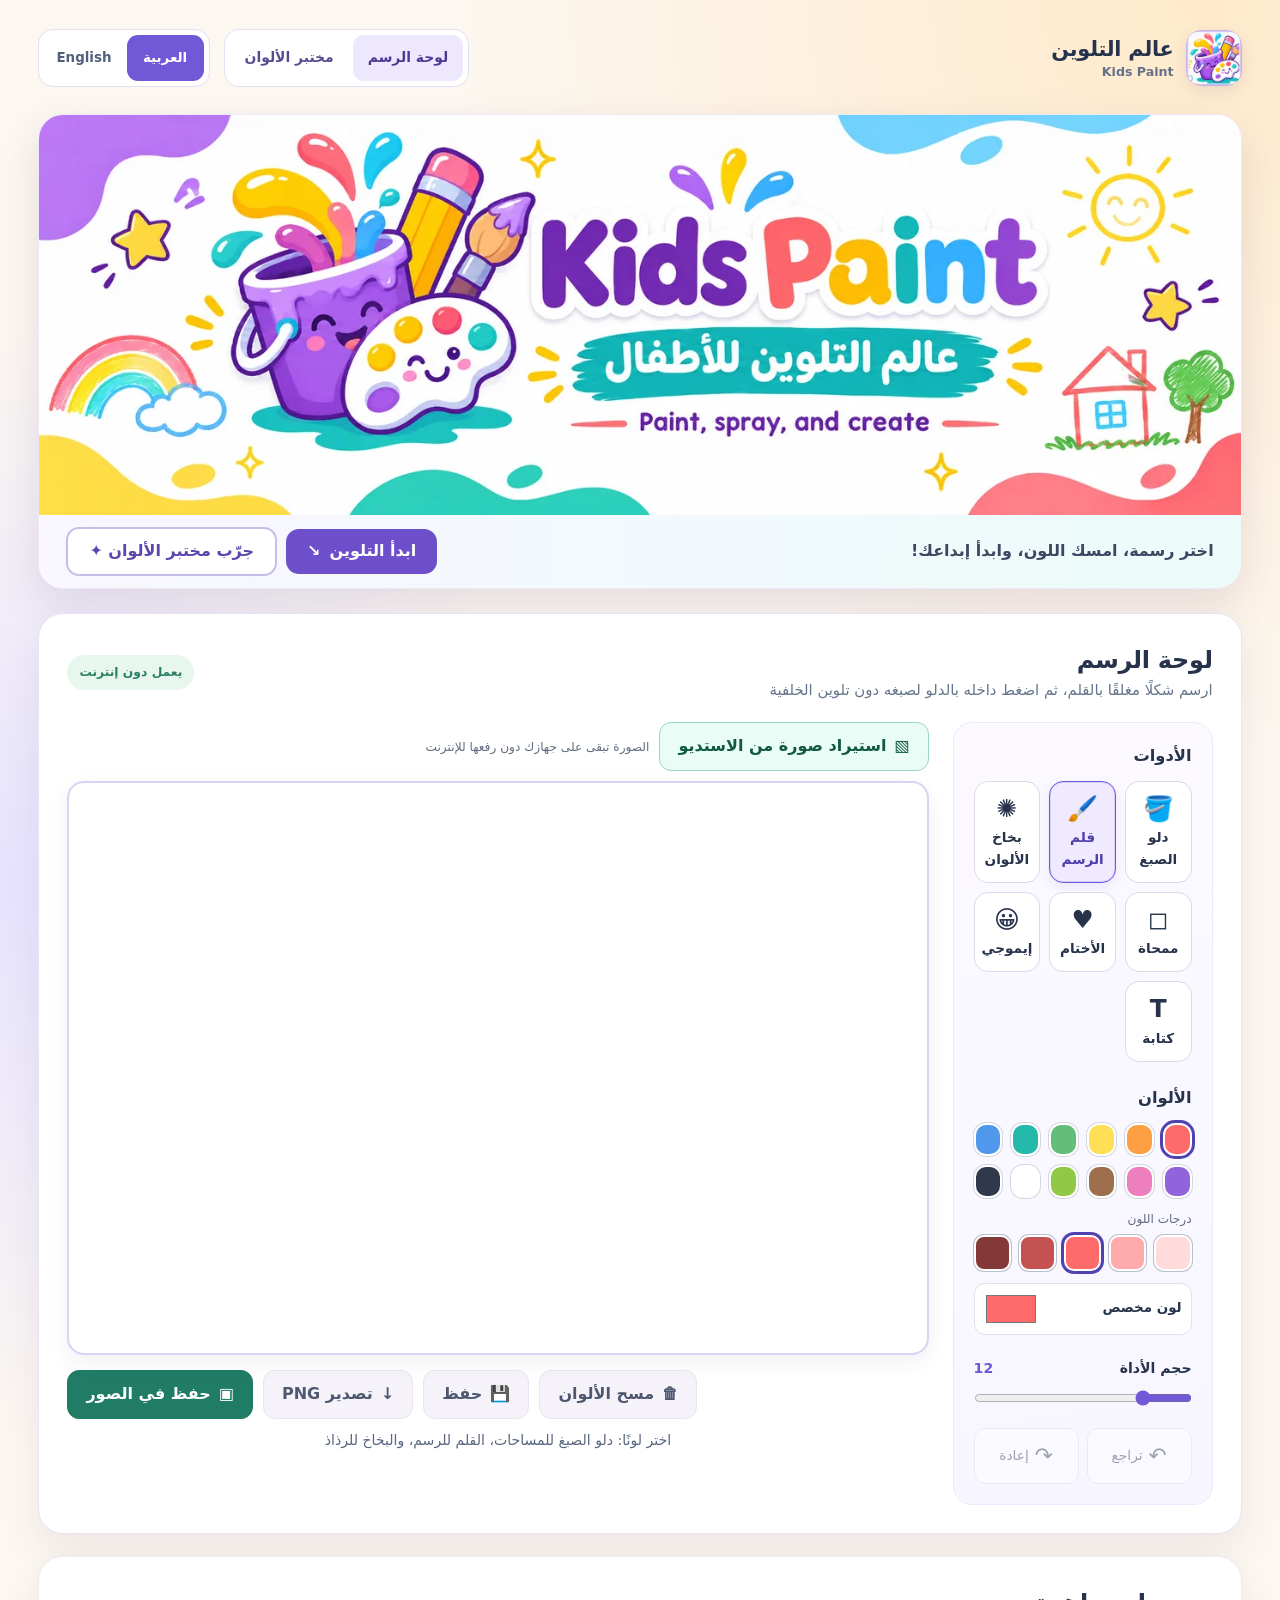
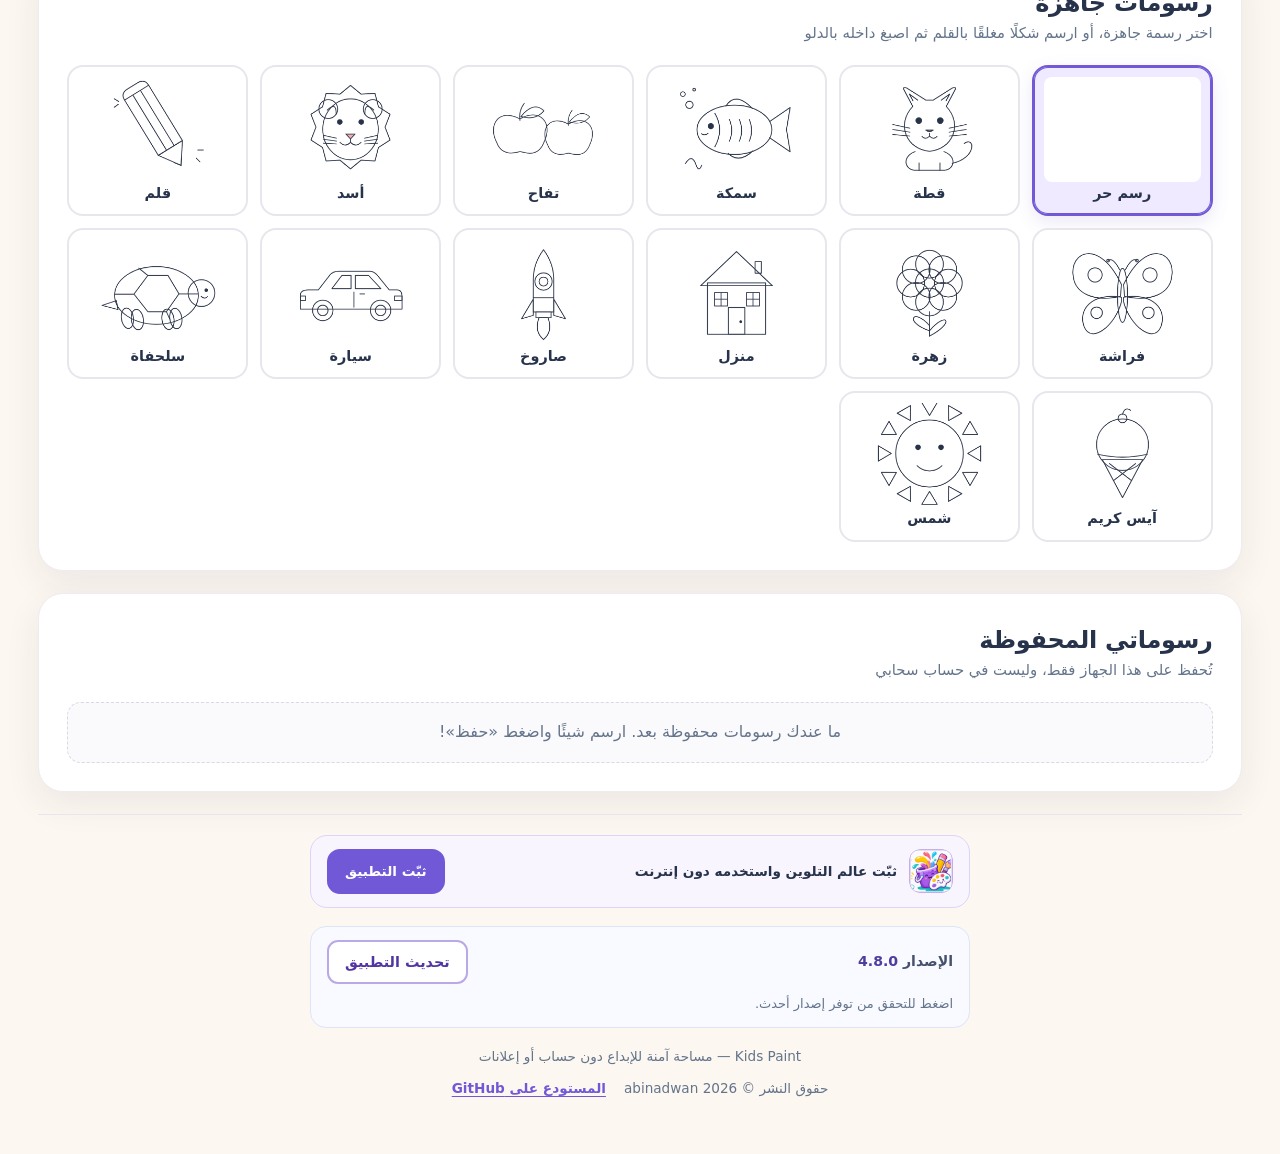
<file: index.html>
<!doctype html>
<html lang="ar" dir="rtl">
<head>
  <meta charset="utf-8">
  <meta name="viewport" content="width=device-width, initial-scale=1">
  <meta name="theme-color" content="#7058d6">
  <meta name="app-version" content="4.8.0">
  <meta name="apple-mobile-web-app-capable" content="yes">
  <meta name="apple-mobile-web-app-status-bar-style" content="default">
  <meta name="apple-mobile-web-app-title" content="عالم التلوين">
  <link rel="manifest" href="manifest.webmanifest">
  <meta name="description" content="Kids Paint — an offline Arabic/English paint-bucket coloring game for children.">
  <title>عالم التلوين | Kids Paint</title>
  <link rel="icon" type="image/x-icon" href="favicon.ico?v=4.0.0">
  <link rel="apple-touch-icon" href="apple-touch-icon.png?v=4.0.0">
  <link rel="stylesheet" href="style.css?v=4.5.0">
  <link rel="stylesheet" href="assets/site-header.css?v=4.8.0">
  <script src="drawing.js?v=4.5.0" defer></script>
  <script src="pwa.js?v=4.8.0" defer></script>
</head>
<body>
  <div class="app-shell">
    <header class="site-header">
      <a class="site-brand" href="./index.html" aria-label="Kids Paint — عالم التلوين">
        <img src="assets/app-icon.png" width="56" height="56" alt="" aria-hidden="true">
        <span class="site-brand-copy">
          <strong class="site-brand-name" data-i18n="title">عالم التلوين</strong>
          <small class="site-brand-tagline">Kids Paint</small>
        </span>
      </a>
      <nav class="site-pages" aria-label="Pages / الصفحات">
        <a href="./index.html" aria-current="page" data-pwa-ar="لوحة الرسم" data-pwa-en="Drawing page">لوحة الرسم</a>
        <a href="./color-lab.html" data-pwa-ar="مختبر الألوان" data-pwa-en="Color Lab">مختبر الألوان</a>
      </nav>
      <nav class="site-languages" aria-label="Language / اللغة">
        <button id="langAr" type="button" data-lang="ar" aria-pressed="true">العربية</button>
        <button id="langEn" type="button" data-lang="en" aria-pressed="false">English</button>
      </nav>
    </header>

    <section class="hero-section" aria-label="Kids Paint — عالم التلوين للأطفال">
      <img class="hero-art" src="assets/kids-paint-banner.webp" width="1400" height="467" alt="Kids Paint — عالم التلوين للأطفال: دلو ألوان وفرشاة ولوحة رسم برسوم مبهجة" fetchpriority="high">
      <div class="hero-info">
        <p id="heroCaption" data-i18n="heroCaption">اختر رسمة، امسك اللون، وابدأ إبداعك!</p>
        <div class="hero-actions">
          <a class="hero-cta" href="#workspaceTitle"><span data-i18n="startPainting">ابدأ التلوين</span><span aria-hidden="true">↘</span></a>
          <a class="hero-cta lab-cta" href="./color-lab.html" data-pwa-ar="جرّب مختبر الألوان ✦" data-pwa-en="Try the Color Lab ✦">جرّب مختبر الألوان ✦</a>
        </div>
      </div>
      <p id="offlineReady" class="offline-ready" hidden data-pwa-ar="جاهز للعمل دون إنترنت بعد أول تحميل" data-pwa-en="Ready for offline use after the first download">جاهز للعمل دون إنترنت بعد أول تحميل</p>
    </section>

    <main>
      <section class="workspace-card" aria-labelledby="workspaceTitle">
        <div class="section-bar">
          <div>
            <h2 id="workspaceTitle" tabindex="-1" data-i18n="workspace">لوحة الرسم</h2>
            <p class="muted" data-i18n="workspaceHint">اختر القلم أو البخاخ أو الدلو، ثم اضغط أو اسحب داخل اللوحة</p>
          </div>
          <span class="offline-label" data-i18n="offline">يعمل دون إنترنت</span>
        </div>

        <div class="drawing-layout">
          <aside class="tool-panel" aria-label="Drawing tools" id="toolsPanel">
            <h3 data-i18n="tools">الأدوات</h3>
            <div class="tool-buttons" role="group" data-i18n-aria="tools" aria-label="الأدوات">
              <button id="bucketTool" class="tool-button" type="button" aria-pressed="false" data-i18n-aria="bucket">
                <span aria-hidden="true">🪣</span><span data-i18n="bucket">دلو الصبغ</span>
              </button>
              <button id="brushTool" class="tool-button is-active" type="button" aria-pressed="true" data-i18n-aria="brush">
                <span aria-hidden="true">🖌️</span><span data-i18n="brush">فرشاة</span>
              </button>
              <button id="sprayTool" class="tool-button" type="button" aria-pressed="false" data-i18n-aria="spray">
                <span aria-hidden="true">✺</span><span data-i18n="spray">بخاخ الألوان</span>
              </button>
              <button id="eraserTool" class="tool-button" type="button" aria-pressed="false" data-i18n-aria="eraser">
                <span aria-hidden="true">◻️</span><span data-i18n="eraser">ممحاة</span>
              </button>
              <button id="stampTool" class="tool-button" type="button" aria-pressed="false" data-i18n-aria="stamp">
                <span aria-hidden="true">♥</span><span data-i18n="stamp">الأختام</span>
              </button>
              <button id="emojiTool" class="tool-button" type="button" aria-pressed="false" data-i18n-aria="emojiTool">
                <span aria-hidden="true">😀</span><span data-i18n="emojiTool">إيموجي</span>
              </button>
              <button id="textTool" class="tool-button" type="button" aria-pressed="false" data-i18n-aria="textTool">
                <span aria-hidden="true">T</span><span data-i18n="textTool">كتابة</span>
              </button>
            </div>

            <div id="stampPanel" class="stamp-panel" hidden>
              <h3 data-i18n="stampShapes">اختر شكل الختم</h3>
              <div id="stampPicker" class="stamp-picker" role="group" aria-label="Stamps"></div>
              <p class="tool-hint" data-i18n="stampHint">اختر لونًا وحجمًا ثم اضغط على الصورة لوضع الختم</p>
            </div>

            <div id="emojiPanel" class="emoji-panel" hidden>
              <h3 data-i18n="emojiShapes">اختر الإيموجي</h3>
              <div id="emojiPicker" class="emoji-picker" role="group" aria-label="Emoji stickers"></div>
              <p class="tool-hint" data-i18n="emojiHint">اختر الرمز والحجم ثم اضغط على الرسم. الإيموجي يحتفظ بألوانه الأصلية.</p>
            </div>

            <div id="textPanel" class="text-panel" hidden>
              <label for="textInput" data-i18n="textLabel">النص المطلوب</label>
              <textarea id="textInput" dir="auto" rows="2" maxlength="120" data-i18n-placeholder="textPlaceholder" placeholder="اكتب هنا..."></textarea>
              <p class="tool-hint" data-i18n="textHint">اختر اللون والحجم ثم اضغط على المكان المطلوب داخل الصورة</p>
            </div>
            <h3 class="section-spacing" data-i18n="colors">الألوان</h3>
            <div id="colorPalette" class="color-palette" role="group" aria-label="Colors"></div>
            <div class="shade-section">
              <p class="tool-hint" data-i18n="shades">درجات اللون</p>
              <div id="shadePalette" class="shade-palette" role="group" aria-label="Color shades"></div>
            </div>
            <label class="custom-color-label" for="customColor"><span data-i18n="customColor">لون مخصص</span><input type="color" id="customColor" value="#ff6b6b" aria-label="Custom color"></label>

            <div class="slider-header">
              <label for="brushSize" data-i18n="size">حجم الأداة</label>
              <output for="brushSize" id="brushSizeOutput">12</output>
            </div>
            <input id="brushSize" type="range" min="3" max="48" value="12" step="1" data-i18n-aria="size">

            <div class="history-actions">
              <button type="button" id="undoBtn" class="soft-button" disabled data-i18n-aria="undo"><span aria-hidden="true">↶</span><span data-i18n="undo">تراجع</span></button>
              <button type="button" id="redoBtn" class="soft-button" disabled data-i18n-aria="redo"><span aria-hidden="true">↷</span><span data-i18n="redo">إعادة</span></button>
            </div>
          </aside>

          <div class="canvas-area">
            <div class="photo-import-row">
              <button type="button" id="importPhotoBtn" class="action-button import-button"><span aria-hidden="true">▧</span><span data-i18n="importPhoto">استيراد صورة من الاستديو</span></button>
              <input type="file" id="photoInput" accept="image/*" class="visually-hidden" aria-label="Import an image">
              <span class="tool-hint" data-i18n="photoPrivacy">صورتك تبقى على جهازك، ولا يتم رفعها للإنترنت</span>
            </div>
            <div id="canvasStage" class="canvas-stage" aria-label="Drawing area">
              <canvas id="photoCanvas" width="960" height="640" aria-hidden="true"></canvas>
              <canvas id="paintCanvas" width="960" height="640" data-i18n-aria="drawingArea"></canvas>
              <canvas id="templateCanvas" width="960" height="640" aria-hidden="true"></canvas>
            </div>
            <div class="bottom-actions">
              <button type="button" id="clearBtn" class="action-button secondary" data-i18n-aria="clear"><span aria-hidden="true">🗑</span><span data-i18n="clear">مسح الألوان</span></button>
              <button type="button" id="saveBtn" class="action-button secondary" data-i18n-aria="save"><span aria-hidden="true">💾</span><span data-i18n="save">حفظ</span></button>
              <button type="button" id="exportBtn" class="action-button secondary" data-i18n-aria="export"><span aria-hidden="true">↓</span><span data-i18n="export">تنزيل PNG</span></button>
              <button type="button" id="saveToPhotosBtn" class="action-button primary" data-i18n-aria="saveToPhotos"><span aria-hidden="true">▣</span><span data-i18n="saveToPhotos">حفظ في الصور</span></button>
            </div>
            <p id="status" class="status-message" role="status" aria-live="polite"></p>
          </div>
        </div>
      </section>

      <section class="templates-section" aria-labelledby="templatesTitle">
        <div class="section-bar"><div><h2 id="templatesTitle" data-i18n="templates">رسومات جاهزة</h2><p class="muted" data-i18n="templatesHint">اختر رسمة جاهزة للصّبغ بضغطة واحدة، أو صفحة للرسم الحر</p></div></div>
        <div id="templatePicker" class="template-grid" role="group" aria-label="Templates"></div>
      </section>

      <section class="saved-section" aria-labelledby="savedTitle">
        <div class="section-bar"><div><h2 id="savedTitle" data-i18n="savedArtworks">رسوماتي المحفوظة</h2><p class="muted" data-i18n="savedHint">تُحفظ على هذا الجهاز فقط، وليست في حساب سحابي</p></div></div>
        <div id="savedGallery" class="saved-grid"></div>
      </section>
    </main>
    <footer class="site-footer">
      <div class="footer-install">
        <img src="assets/app-icon.png" width="44" height="44" alt="" aria-hidden="true">
        <span data-pwa-ar="ثبّت عالم التلوين واستخدمه دون إنترنت" data-pwa-en="Install Kids Paint for offline use">ثبّت عالم التلوين واستخدمه دون إنترنت</span>
        <button type="button" class="install-cta" id="installAppBtn" data-pwa-ar="ثبّت التطبيق" data-pwa-en="Install app">ثبّت التطبيق</button>
      </div>
      <div class="footer-update">
        <div class="footer-update-top">
          <span class="footer-version"><span data-pwa-ar="الإصدار" data-pwa-en="Version">الإصدار</span> <bdi id="appVersionLabel">4.8.0</bdi></span>
          <button type="button" id="checkUpdateBtn" class="update-cta" data-pwa-ar="تحديث التطبيق" data-pwa-en="Update app">تحديث التطبيق</button>
        </div>
        <p id="updateStatus" class="update-status" role="status" aria-live="polite" aria-atomic="true" data-pwa-ar="اضغط للتحقق من توفر إصدار أحدث." data-pwa-en="Tap to check for a newer version.">اضغط للتحقق من توفر إصدار أحدث.</p>
      </div>
      <p class="footer-tagline" data-i18n="footer">Kids Paint — مساحة آمنة للإبداع دون حساب أو إعلانات</p>
      <div class="footer-meta">
        <span><span data-i18n="copyright">حقوق النشر</span> © 2026 <bdi>abinadwan</bdi></span>
        <nav class="footer-links" aria-label="Project links / روابط المشروع">
          <a href="https://github.com/abinadwan/kids-paint" target="_blank" rel="noopener noreferrer" data-i18n="repositoryLink">المستودع على GitHub</a>
        </nav>
      </div>
    </footer>
  </div>

  <dialog id="saveDialog" aria-labelledby="saveDialogTitle">
    <form id="saveForm" class="save-dialog-body">
      <h2 id="saveDialogTitle" data-i18n="nameDrawing">اسم الرسمة</h2>
      <label for="artworkName" data-i18n="nameLabel">اكتب اسم رسمة مميزًا</label>
      <input id="artworkName" name="artworkName" maxlength="60" required autocomplete="off">
      <div class="dialog-actions">
        <button type="button" class="soft-button" id="cancelSave" data-i18n="cancel">إلغاء</button>
        <button type="submit" class="action-button primary" data-i18n="save">حفظ</button>
      </div>
    </form>
  </dialog>
  <dialog id="installDialog" class="install-sheet" aria-labelledby="installDialogTitle">
    <div class="install-sheet-handle" aria-hidden="true"></div>
    <div class="install-dialog-body">
      <div class="install-sheet-header">
        <h2 id="installDialogTitle" data-pwa-ar="تثبيت عالم التلوين" data-pwa-en="Install Kids Paint">تثبيت عالم التلوين</h2>
        <button type="button" class="install-sheet-close" id="closeInstallDialog" aria-label="Close / إغلاق" data-pwa-ar="إغلاق" data-pwa-en="Close">إغلاق</button>
      </div>
      <p id="iosInstallSteps" data-install-platform="ios" hidden data-pwa-ar="على الآيفون: افتح الموقع في Safari، واضغط قائمة الصفحة أسفل الشاشة ← مشاركة ← إضافة إلى الشاشة الرئيسية، ثم اختر فتح كتطبيق واضغط إضافة. آبل لا تسمح بالتثبيت المباشر من زر الموقع." data-pwa-en="On iPhone: open in Safari, tap the page menu at the bottom → Share → Add to Home Screen, enable Open as Web App, then tap Add. iOS does not allow one-tap website installation.">على الآيفون: افتح الموقع في Safari، واضغط قائمة الصفحة أسفل الشاشة ← مشاركة ← إضافة إلى الشاشة الرئيسية، ثم اختر فتح كتطبيق واضغط إضافة. آبل لا تسمح بالتثبيت المباشر من زر الموقع.</p>
      <p id="androidInstallSteps" data-install-platform="android" hidden data-pwa-ar="على أندرويد: اضغط قائمة Chrome ‏⋮، ثم تثبيت التطبيق أو إضافة إلى الشاشة الرئيسية. وإذا ظهر إشعار التثبيت الرسمي فوافق عليه." data-pwa-en="On Android: open Chrome's ⋮ menu and choose Install app or Add to Home Screen. If Chrome shows its install prompt, confirm the installation.">على أندرويد: اضغط قائمة Chrome ‏⋮، ثم تثبيت التطبيق أو إضافة إلى الشاشة الرئيسية. وإذا ظهر إشعار التثبيت الرسمي فوافق عليه.</p>
      <p id="desktopInstallSteps" data-install-platform="desktop" hidden data-pwa-ar="على الكمبيوتر: افتح الموقع في Chrome أو Edge، ثم اختر تثبيت التطبيق من قائمة المتصفح، إذا كان الخيار متاحًا." data-pwa-en="On desktop: open the site in Chrome or Edge and choose Install app from the browser menu, when available.">على الكمبيوتر: افتح الموقع في Chrome أو Edge، ثم اختر تثبيت التطبيق من قائمة المتصفح، إذا كان الخيار متاحًا.</p>
      <p class="install-note" data-pwa-ar="بعد الإضافة، افتح التطبيق مرة وأنت متصل بالإنترنت لتجهيز وضع عدم الاتصال. احفظ رسوماتك المهمة بصيغة PNG." data-pwa-en="After adding, launch once while online to prepare offline mode. Export important drawings as PNG.">بعد الإضافة، افتح التطبيق مرة وأنت متصل بالإنترنت لتجهيز وضع عدم الاتصال. احفظ رسوماتك المهمة بصيغة PNG.</p>
    </div>
  </dialog>
</body>
</html>
</file>
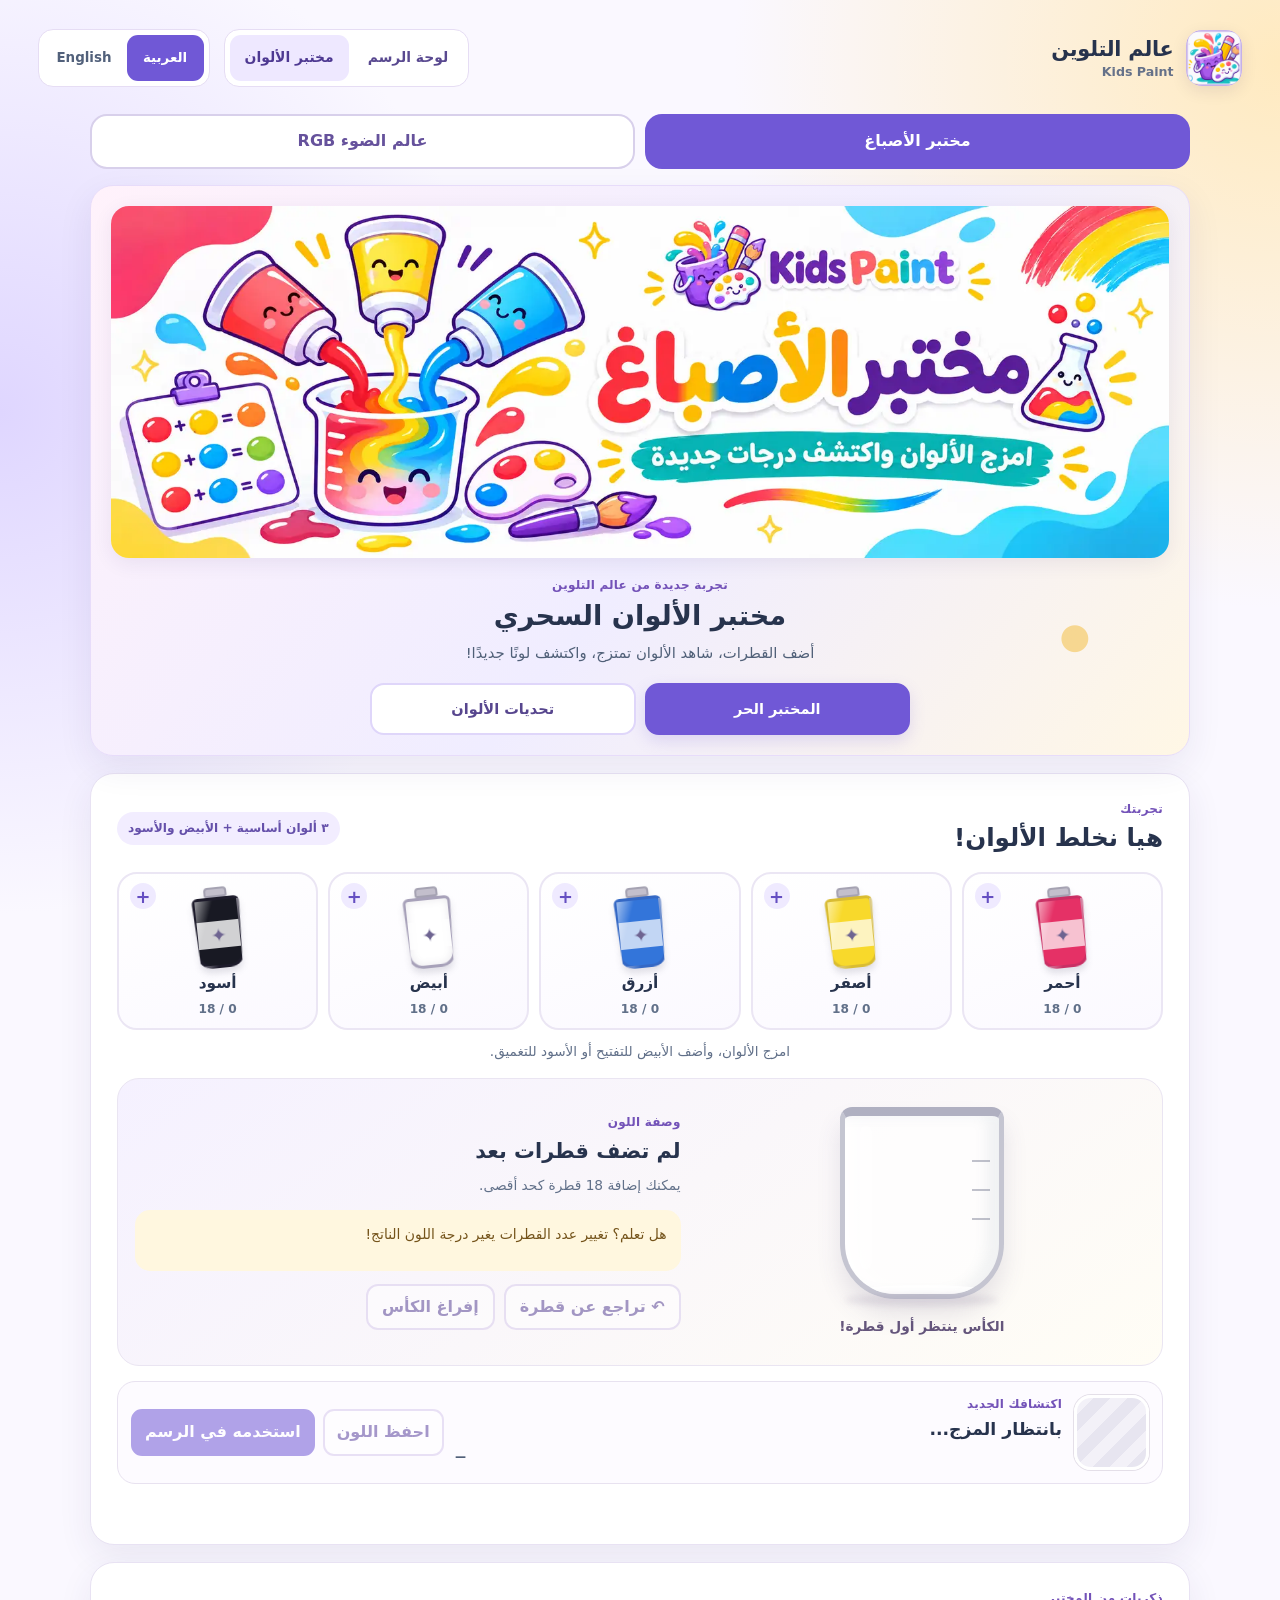
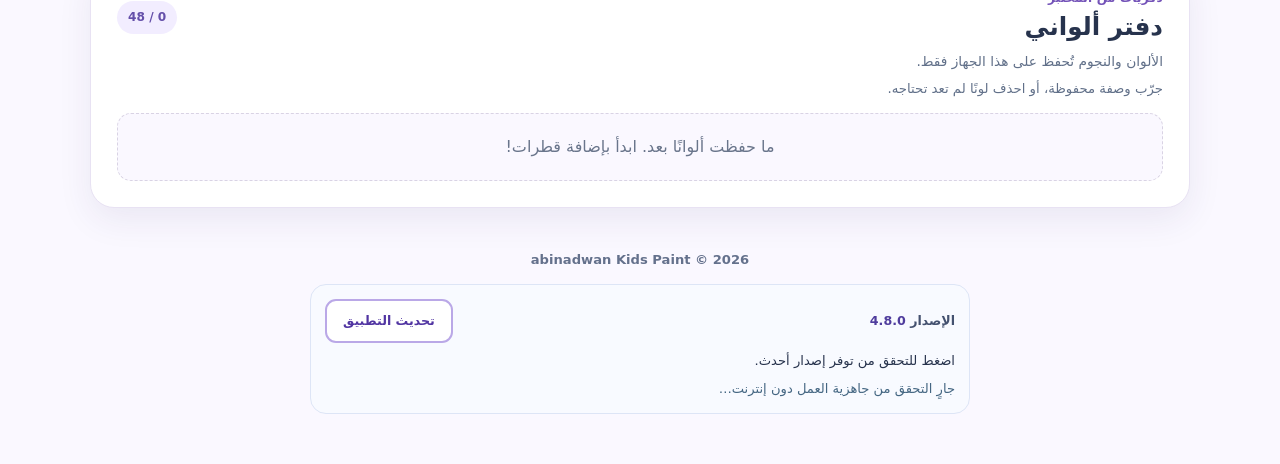
<file: color-lab.html>
<!doctype html>
<html lang="ar" dir="rtl">
<head>
  <meta charset="utf-8">
  <meta name="viewport" content="width=device-width, initial-scale=1">
  <meta name="theme-color" content="#7058d6">
  <meta name="app-version" content="4.8.0">
  <meta name="description" content="Kids Paint Color Lab — mix paint-like pigments and solve friendly color challenges.">
  <title>مختبر الألوان | Kids Paint</title>
  <link rel="icon" href="favicon.ico">
  <link rel="apple-touch-icon" href="apple-touch-icon.png">
  <link rel="manifest" href="manifest.webmanifest">
  <link rel="stylesheet" href="color-lab.css?v=4.8.0">
  <link rel="stylesheet" href="assets/site-header.css?v=4.8.0">
  <script src="vendor/spectral.min.js?v=3.0.0" defer></script>
  <script src="color-lab-core.js?v=4.6.0" defer></script>
  <script src="color-lab.js?v=4.8.0" defer></script>
  <script src="light-lab-core.js?v=4.7.0" defer></script>
  <script src="light-lab.js?v=4.7.0" defer></script>
</head>
<body>
  <div class="lab-shell">
    <header class="site-header">
      <a class="site-brand" href="./index.html" aria-label="Kids Paint — عالم التلوين">
        <img src="assets/app-icon.png" width="56" height="56" alt="" aria-hidden="true">
        <span class="site-brand-copy">
          <strong class="site-brand-name" data-t="brand">عالم التلوين</strong>
          <small class="site-brand-tagline">Kids Paint</small>
        </span>
      </a>
      <nav class="site-pages" aria-label="Pages / الصفحات">
        <a href="./index.html" data-t="painting">لوحة الرسم</a>
        <a href="./color-lab.html" aria-current="page" data-t="lab">مختبر الألوان</a>
      </nav>
      <nav class="site-languages" aria-label="Language / اللغة">
        <button id="langAr" type="button" data-lang="ar" aria-pressed="true">العربية</button>
        <button id="langEn" type="button" data-lang="en" aria-pressed="false">English</button>
      </nav>
    </header>

    <main id="main">
      <div class="lab-type-tabs" role="tablist" aria-label="مختبر الأصباغ أو عالم الضوء / Pigment or light">
        <button id="pigmentTab" class="lab-type-tab active" type="button" role="tab" aria-selected="true" aria-controls="pigmentLab" data-light-t="pigmentTab">مختبر الأصباغ</button>
        <button id="lightTab" class="lab-type-tab light-tab" type="button" role="tab" aria-selected="false" aria-controls="lightLab" data-light-t="lightTab">عالم الضوء RGB</button>
      </div>
      <div id="pigmentLab" role="tabpanel" aria-labelledby="pigmentTab">
      <section class="lab-intro" aria-labelledby="labTitle">
        <img class="experience-banner" src="assets/kids-paint-pigment-lab.webp" width="1600" height="533" alt="" decoding="async" fetchpriority="high">
        <div class="intro-symbols" aria-hidden="true"><span>✦</span><span>●</span><span>✦</span></div>
        <p class="eyebrow" data-t="eyebrow">تجربة جديدة من عالم التلوين</p>
        <h1 id="labTitle" data-t="title">مختبر الألوان السحري</h1>
        <p data-t="subtitle">أضف القطرات، شاهد الألوان تمتزج، واكتشف لونًا جديدًا!</p>
        <div class="mode-switch" role="group" aria-label="Play modes / أوضاع اللعب">
          <button type="button" id="freeModeBtn" class="active" aria-pressed="true" data-t="freeMode">المختبر الحر</button>
          <button type="button" id="challengeModeBtn" aria-pressed="false" data-t="challengeMode">تحديات الألوان</button>
        </div>
      </section>

      <section id="challengeSection" class="challenge-panel" aria-labelledby="challengeTitle" hidden>
        <div class="section-heading">
          <div>
            <p class="eyebrow" data-t="twelveChallenges">١٢ تحديًا بدون مؤقت</p>
            <h2 id="challengeTitle" data-t="challengeTitle">اصنع اللون المطلوب!</h2>
          </div>
          <span class="no-clock" data-t="noClock">بدون وقت أو عقوبات</span>
        </div>
        <div class="progress-strip" role="status" aria-live="polite">
          <span data-t="starsCollected">نجومك المكتسبة</span>
          <strong id="challengeProgress">0 / 36 ★</strong>
        </div>
        <div id="challengePicker" class="challenge-picker" aria-label="Choose a challenge / اختر تحديًا"></div>
        <div class="target-card">
          <div class="target-copy">
            <p class="eyebrow" data-t="targetColor">اللون المطلوب</p>
            <h3 id="challengeName">اصنع الأخضر</h3>
            <p id="challengeDescription" class="muted" data-t="tryMix">اكتشف بنفسك أي قطرات تحتاجها.</p>
          </div>
          <div id="targetSwatch" class="target-swatch" role="img" aria-label="Target color / اللون المطلوب"></div>
        </div>
      </section>

      <section class="lab-workspace" aria-labelledby="mixTitle">
        <div class="section-heading">
          <div>
            <p class="eyebrow" data-t="yourExperiment">تجربتك</p>
            <h2 id="mixTitle" data-t="mixTitle">هيا نخلط الألوان!</h2>
          </div>
          <span class="hint-chip" data-t="chooseThree">حتى ٣ ألوان مع الأبيض والأسود</span>
        </div>

        <div class="color-shelf" id="colorShelf" role="group" aria-label="Pigment tubes / أنابيب الألوان">
          <button class="pigment" type="button" data-pigment="red">
            <span class="paint-tube tube-red" aria-hidden="true"><span class="tube-cap"></span><span class="tube-body"></span></span>
            <strong data-t="red">أحمر</strong><small id="redCount" class="drop-count">0</small>
            <span class="add-mark" aria-hidden="true">+</span>
          </button>
          <button class="pigment" type="button" data-pigment="yellow">
            <span class="paint-tube tube-yellow" aria-hidden="true"><span class="tube-cap"></span><span class="tube-body"></span></span>
            <strong data-t="yellow">أصفر</strong><small id="yellowCount" class="drop-count">0</small>
            <span class="add-mark" aria-hidden="true">+</span>
          </button>
          <button class="pigment" type="button" data-pigment="blue">
            <span class="paint-tube tube-blue" aria-hidden="true"><span class="tube-cap"></span><span class="tube-body"></span></span>
            <strong data-t="blue">أزرق</strong><small id="blueCount" class="drop-count">0</small>
            <span class="add-mark" aria-hidden="true">+</span>
          </button>
          <button class="pigment" type="button" data-pigment="white">
            <span class="paint-tube tube-white" aria-hidden="true"><span class="tube-cap"></span><span class="tube-body"></span></span>
            <strong data-t="white">أبيض</strong><small id="whiteCount" class="drop-count">0</small>
            <span class="add-mark" aria-hidden="true">+</span>
          </button>
          <button class="pigment" type="button" data-pigment="black">
            <span class="paint-tube tube-black" aria-hidden="true"><span class="tube-cap"></span><span class="tube-body"></span></span>
            <strong data-t="black">أسود</strong><small id="blackCount" class="drop-count">0</small>
            <span class="add-mark" aria-hidden="true">+</span>
          </button>
        </div>
        <p class="shelf-instruction" data-t="tapTube">أضف قطرات الألوان، ثم جرّب الأبيض للتفتيح والأسود للتغميق.</p>

        <div class="mix-playground">
          <div class="cup-wrap">
            <div id="mixCup" class="mix-cup empty" role="img" aria-label="Mixing cup / كأس المزج">
              <div class="cup-measure" aria-hidden="true"><span></span><span></span><span></span></div>
              <div id="liquid" class="liquid"></div>
              <div class="cup-shine"></div>
            </div>
            <div class="cup-foot"></div>
            <div id="sparkleEffect" class="cup-sparkle" aria-hidden="true">✦ ✧ ✦</div>
            <p id="cupLabel" class="cup-caption" data-t="emptyCup">الكأس ينتظر أول قطرة!</p>
          </div>
          <div class="mix-description">
            <p class="eyebrow" data-t="theRecipe">وصفة اللون</p>
            <h3 id="dropSummary" data-t="noDrops">لم تضف قطرات بعد</h3>
            <p id="dropLimit" class="muted" data-t="maxEighteen">يمكنك إضافة 18 قطرة كحد أقصى.</p>
            <p id="mixLearning" class="learning-card" data-t="learningStart">هل تعلم؟ تغيير عدد القطرات يغير درجة اللون الناتج!</p>
            <div class="mix-actions">
              <button type="button" id="undoDropBtn" class="outlined" disabled data-t="undoDrop">↶ تراجع عن قطرة</button>
              <button type="button" id="resetMixBtn" class="outlined" disabled data-t="emptyCupButton">إفراغ الكأس</button>
            </div>
          </div>
        </div>
        <div class="color-result" id="colorResult" aria-live="polite">
          <div id="resultSwatch" class="result-swatch empty-result"></div>
          <div class="result-info">
            <p class="eyebrow" data-t="discovery">اكتشافك الجديد</p>
            <strong id="resultName" data-t="waiting">بانتظار المزج...</strong>
            <span id="resultHex">—</span>
          </div>
          <div class="result-actions">
            <button type="button" id="saveColorBtn" disabled data-t="saveColor">احفظ اللون</button>
            <button type="button" id="paintColorBtn" disabled class="main-action" data-t="useInPainting">استخدمه في الرسم</button>
          </div>
        </div>

        <div id="challengeActions" class="challenge-actions" hidden>
          <button id="checkChallengeBtn" class="main-action" type="button" data-t="checkColor" disabled>تحقق من اللون</button>
          <button id="hintBtn" class="outlined" type="button" data-t="hint">أعطني تلميحًا</button>
          <p id="challengeFeedback" class="challenge-feedback" role="status" aria-live="polite"></p>
        </div>
        <p id="labStatus" class="lab-status" role="status" aria-live="polite"></p>
      </section>

      <section class="discoveries" aria-labelledby="collectionTitle">
        <div class="section-heading">
          <div>
            <p class="eyebrow" data-t="discoveriesEyebrow">ذكريات من المختبر</p>
            <h2 id="collectionTitle" data-t="collection">دفتر ألواني</h2>
          </div>
          <span id="savedCount" class="saved-count">0 / 48</span>
        </div>
        <p class="muted" data-t="saveLocal">الألوان والنجوم تُحفظ على هذا الجهاز فقط.</p>
        <p class="notebook-guide" data-t="notebookGuide">اضغط «جرّب» لاستعادة الوصفة، أو «احذف» لإزالة اللون من الدفتر.</p>
        <div id="savedColors" class="saved-colors"></div>
      </section>
      </div>
      <div id="lightLab" class="light-lab" role="tabpanel" aria-labelledby="lightTab" hidden>
        <section class="light-intro" aria-labelledby="lightTitle">
          <img class="experience-banner" src="assets/kids-paint-light-lab.webp" width="1600" height="533" alt="" decoding="async" loading="lazy">
          <div class="light-intro-stars" aria-hidden="true">✦ · ✧ · ✦</div>
          <p class="light-eyebrow" data-light-t="introSmall">رحلة إلى عالم الضوء</p>
          <h1 id="lightTitle" data-light-t="introTitle">عالم الضوء الملوّن</h1>
          <p data-light-t="introDesc">أشعل المصابيح الثلاثة وشاهد كيف تصنع الأضواء ألوانًا جديدة!</p>
          <p class="light-education" data-light-t="difference">معلومة: مزج الضوء يختلف عن مزج الأصباغ؛ اجتماع الأحمر والأخضر هنا يصنع الأصفر.</p>
          <div class="light-mode-switch" role="group" aria-label="Light modes">
            <button id="lightFreeBtn" type="button" class="active" aria-pressed="true" data-light-t="free">تجربة حرة</button>
            <button id="lightChallengesBtn" type="button" aria-pressed="false" data-light-t="challenges">تحديات الضوء</button>
          </div>
        </section>

        <section id="lightChallengesPanel" class="light-challenges" aria-labelledby="lightChallengesTitle" hidden>
          <div class="light-heading">
            <div><p class="light-eyebrow" data-light-t="sixChallenges">٦ تحديات دون مؤقت</p><h2 id="lightChallengesTitle" data-light-t="challengeTitle">طابق الضوء المطلوب</h2></div>
            <strong id="lightStars">0 / 18 ★</strong>
          </div>
          <div id="lightChallengePicker" class="light-challenge-picker"></div>
          <div class="light-target">
            <div><p data-light-t="target">اللون المطلوب</p><strong id="lightTargetName"></strong></div>
            <div id="lightTargetSwatch" class="light-target-swatch" role="img" aria-label="Target light color"></div>
          </div>
        </section>

        <section class="light-workspace" aria-labelledby="lightWorkspaceTitle">
          <div class="light-heading">
            <div><p class="light-eyebrow" data-light-t="experiment">التجربة</p><h2 id="lightWorkspaceTitle" data-light-t="workspaceTitle">امزج أشعة الضوء</h2></div>
            <span class="light-badge" data-light-t="noTime">بدون وقت</span>
          </div>
          <div id="lightStage" class="light-stage" aria-label="RGB color mixing preview" role="img">
            <span class="light-spark" aria-hidden="true">✧</span>
            <div id="lightGlowRed" class="light-glow glow-red" aria-hidden="true"></div>
            <div id="lightGlowGreen" class="light-glow glow-green" aria-hidden="true"></div>
            <div id="lightGlowBlue" class="light-glow glow-blue" aria-hidden="true"></div>
            <div class="light-led led-red" aria-hidden="true"><span></span></div>
            <div class="light-led led-green" aria-hidden="true"><span></span></div>
            <div class="light-led led-blue" aria-hidden="true"><span></span></div>
            <div id="lightBlend" class="light-blend" aria-hidden="true"></div>
            <p class="light-stage-label" data-light-t="mixingZone">منطقة التقاء الأضواء</p>
          </div>
          <div class="light-control-grid">
            <div class="light-control red-control">
              <label for="lightRedRange" data-light-t="redLight">الضوء الأحمر</label>
              <div class="light-range-line">
                <input id="lightRedRange" type="range" min="0" max="100" step="5" value="0" aria-label="Red light intensity">
                <output id="lightRedValue" for="lightRedRange">0%</output>
              </div>
            </div>
            <div class="light-control green-control">
              <label for="lightGreenRange" data-light-t="greenLight">الضوء الأخضر</label>
              <div class="light-range-line">
                <input id="lightGreenRange" type="range" min="0" max="100" step="5" value="0" aria-label="Green light intensity">
                <output id="lightGreenValue" for="lightGreenRange">0%</output>
              </div>
            </div>
            <div class="light-control blue-control">
              <label for="lightBlueRange" data-light-t="blueLight">الضوء الأزرق</label>
              <div class="light-range-line">
                <input id="lightBlueRange" type="range" min="0" max="100" step="5" value="0" aria-label="Blue light intensity">
                <output id="lightBlueValue" for="lightBlueRange">0%</output>
              </div>
            </div>
          </div>
          <div class="light-presets">
            <button id="lightAllOffBtn" type="button" data-light-t="allOff">أطفئ الأنوار</button>
            <button id="lightAllOnBtn" type="button" data-light-t="allOn">شغّل الثلاثة</button>
          </div>
          <p id="lightLearning" class="light-learning" role="status" aria-live="polite" data-light-t="learningStart">جرّب تشغيل الضوء الأحمر والأخضر معًا. ماذا تتوقع؟</p>
          <div class="light-result">
            <div id="lightResultSwatch" class="light-result-swatch"></div>
            <div class="light-result-info">
              <p class="light-eyebrow" data-light-t="result">اللون الناتج</p>
              <strong id="lightColorName">أسود</strong>
              <bdi id="lightResultHex">#000000</bdi>
            </div>
            <div class="light-result-buttons">
              <button id="lightSaveBtn" type="button" data-light-t="save">احفظ اللون</button>
              <button id="lightUseBtn" type="button" data-light-t="use">استخدمه في الرسم</button>
            </div>
          </div>
          <div id="lightChallengeActions" class="light-challenge-actions" hidden>
            <button id="lightCheckBtn" type="button" data-light-t="check">تحقق من اللون</button>
            <button id="lightHintBtn" type="button" data-light-t="hint">تلميح</button>
            <p id="lightFeedback" role="status" aria-live="polite"></p>
          </div>
          <p id="lightStatus" class="light-status" role="status" aria-live="polite"></p>
        </section>
        <section class="light-notebook" aria-labelledby="lightNotebookTitle">
          <div class="light-heading"><div><p class="light-eyebrow" data-light-t="savedSmall">اكتشافاتك</p>
            <h2 id="lightNotebookTitle" data-light-t="notebookTitle">دفتر أضوائي</h2></div>
            <span id="lightSavedCount">0 / 24</span>
          </div>
          <p class="light-notebook-hint" data-light-t="savedLocally">شدة الأضواء والنجوم تُحفظ على جهازك فقط، بشكل مستقل عن دفتر الأصباغ.</p>
          <div id="lightSavedList" class="light-saved-list"></div>
        </section>
      </div>
    </main>

    <footer class="lab-footer">
      <p class="lab-copyright">Kids Paint © 2026 <bdi>abinadwan</bdi></p>
      <div class="lab-update-panel">
        <div class="lab-update-top">
          <span class="lab-version"><span data-t="versionLabel">الإصدار</span> <bdi id="labVersionLabel">4.8.0</bdi></span>
          <button id="labUpdateBtn" type="button" data-t="checkUpdates">تحديث التطبيق</button>
        </div>
        <p id="labUpdateStatus" role="status" aria-live="polite" data-t="updateHelp">اضغط للتحقق من توفر إصدار أحدث.</p>
        <p id="labOfflineStatus" class="lab-offline-status" role="status" aria-live="polite" data-t="offlineChecking">جارٍ التحقق من جاهزية العمل دون إنترنت…</p>
      </div>
    </footer>
  </div>
</body>
</html>
</file>
<file: style.css>
:root {
  color-scheme: light;
  --ink: #26334b;
  --muted: #64748b;
  --brand: #7058d6;
  --brand-soft: #efeaff;
  --cream: #fcf7f0;
  --stroke: #e8e5ed;
  --surface: #fff;
  --shadow: 0 12px 36px rgba(46, 39, 85, .075);
  font-family: system-ui, -apple-system, BlinkMacSystemFont, "Segoe UI", Tahoma, Arial, sans-serif;
  line-height: 1.55;
  text-rendering: optimizeLegibility;
}
* { box-sizing: border-box; }
body { margin: 0; background: radial-gradient(circle at 94% 0%, #ffeacb 0, transparent 25%), radial-gradient(circle at 0 32%, #e7e3ff 0, transparent 25%), var(--cream); color: var(--ink); }
button, input { font: inherit; }
button { cursor: pointer; }
button:disabled { cursor: not-allowed; opacity: .43; }
button:focus-visible, input:focus-visible { outline: 3px solid #5a4aff; outline-offset: 3px; }
.app-shell { width: min(1450px, 100%); margin: 0 auto; padding: 22px clamp(12px, 3vw, 40px); }
.app-header { display: flex; justify-content: space-between; align-items: center; gap: 16px; margin-bottom: 24px; }
.brand { display: flex; align-items: center; gap: 13px; }
.brand-icon { display: grid; place-items: center; width: 64px; height: 64px; font-size: 31px; border-radius: 21px; background: white; box-shadow: var(--shadow); }
h1, h2, h3, p { margin: 0; }
h1 { font-size: clamp(1.45rem, 2.5vw, 2.15rem); letter-spacing: -.02em; }
h2 { font-size: clamp(1.22rem, 1.9vw, 1.5rem); }
h3 { font-size: 1.02rem; }
.brand p, .muted { color: var(--muted); font-size: .93rem; }
.lang-switch { background: white; display: flex; gap: 3px; border: 1px solid var(--stroke); border-radius: 14px; padding: 5px; flex-shrink: 0; }
.lang-switch button { border: 0; background: transparent; color: #536078; border-radius: 10px; padding: 9px 16px; font-weight: 650; }
.lang-switch button[aria-pressed="true"] { background: var(--brand); color: white; }
.workspace-card, .templates-section, .saved-section { border: 1px solid #efebef; background: var(--surface); border-radius: 25px; box-shadow: var(--shadow); padding: clamp(15px, 2.2vw, 28px); margin-bottom: 22px; }
.section-bar { display: flex; align-items: center; justify-content: space-between; gap: 20px; margin-bottom: 20px; }
.offline-label { color: #2b7f65; font-size: .77rem; white-space: nowrap; border-radius: 99px; background: #e7f7ee; padding: 8px 12px; font-weight: 650; }
.drawing-layout { display: grid; grid-template-columns: 260px minmax(0, 1fr); align-items: start; gap: 24px; }
.tool-panel { padding: 20px; border-radius: 19px; background: #fbf9ff; border: 1px solid #ede8fa; }
.tool-panel h3 { margin-bottom: 12px; }
.section-spacing { margin-top: 23px; }
.tool-buttons { display: grid; grid-template-columns: repeat(4, minmax(0, 1fr)); gap: 8px; }
.tool-button { border: 1.5px solid #ded8eb; background: white; color: var(--ink); border-radius: 12px; padding: 13px 5px; display: flex; align-items: center; flex-direction: column; gap: 4px; font-size: .83rem; font-weight: 650; }
.tool-button span:first-child { font-size: 1.3rem; }
.tool-button.is-active { border-color: var(--brand); background: var(--brand-soft); color: #4f3da8; }
.color-palette { display: grid; grid-template-columns: repeat(4, minmax(0, 1fr)); gap: 9px; }
.color-swatch { aspect-ratio: 1; width: 100%; border: 2px solid #fff; border-radius: 11px; box-shadow: 0 0 0 1px #d4d7df; }
.color-swatch[aria-pressed="true"] { box-shadow: 0 0 0 3px #5142b0; }
.slider-header { display: flex; justify-content: space-between; gap: 8px; align-items: baseline; margin-top: 23px; font-weight: 650; font-size: .88rem; }
#brushSizeOutput { color: var(--brand); font-variant-numeric: tabular-nums; }
#brushSize { width: 100%; margin: 10px 0 6px; accent-color: var(--brand); }
.history-actions { display: grid; grid-template-columns: 1fr 1fr; gap: 8px; margin-top: 15px; }
.soft-button { border: 1px solid #ded9e7; background: #fff; border-radius: 11px; padding: 10px; color: var(--ink); display: inline-flex; align-items: center; justify-content: center; gap: 6px; font-size: .86rem; }
.soft-button span[aria-hidden] { font-size: 1.35rem; }
.canvas-area { min-width: 0; }
.canvas-stage { width: 100%; aspect-ratio: 3 / 2; position: relative; isolation: isolate; border: 2px solid #eee7e2; border-radius: 17px; background: white; overflow: hidden; touch-action: none; }
.canvas-stage canvas { position: absolute; inset: 0; width: 100%; height: 100%; display: block; }
#paintCanvas { z-index: 1; cursor: crosshair; touch-action: none; }
#templateCanvas { z-index: 2; pointer-events: none; }
.bottom-actions { margin-top: 15px; display: flex; justify-content: flex-end; flex-wrap: wrap; gap: 10px; }
.action-button { border: 1px solid transparent; border-radius: 12px; padding: 11px 18px; font-weight: 700; display: inline-flex; align-items: center; justify-content: center; gap: 8px; }
.action-button.primary { color: white; background: var(--brand); }
.action-button.primary:hover:not(:disabled) { background: #5b43c5; }
.action-button.secondary { color: #4d5870; background: #f5f3f9; border-color: #e9e4ed; }
.action-button.secondary:hover:not(:disabled), .soft-button:hover:not(:disabled) { background: #eae6f5; }
.status-message { margin-top: 11px; min-height: 24px; text-align: center; color: #596680; font-size: .88rem; }
.template-grid { display: grid; grid-template-columns: repeat(6, minmax(0, 1fr)); gap: 12px; }
.template-item { border-radius: 16px; border: 2px solid var(--stroke); padding: 8px; background: white; color: var(--ink); font-weight: 700; font-size: .9rem; }
.template-item[aria-pressed="true"] { border-color: var(--brand); background: var(--brand-soft); }
.template-item canvas { display: block; width: 100%; aspect-ratio: 3 / 2; border-radius: 8px; background: white; }
.saved-grid { display: grid; grid-template-columns: repeat(auto-fill, minmax(180px, 1fr)); gap: 14px; }
.empty-gallery { color: var(--muted); padding: 17px; background: #faf9fc; border: 1px dashed #ddd6e6; border-radius: 14px; grid-column: 1 / -1; text-align: center; }
.saved-card { border: 1px solid var(--stroke); border-radius: 15px; padding: 10px; min-width: 0; }
.saved-card img { display: block; width: 100%; aspect-ratio: 3 / 2; object-fit: contain; border-radius: 9px; background: white; }
.saved-card h3 { overflow-wrap: anywhere; font-size: .94rem; margin-top: 6px; }
.saved-card small { color: var(--muted); }
.saved-card-actions { display: flex; gap: 7px; margin-top: 10px; }
.saved-card-actions button { flex: 1; border: 1px solid #ded9e7; background: #f9f7fc; color: var(--ink); border-radius: 9px; padding: 7px 5px; font-size: .85rem; }
.saved-card-actions button.delete { color: #a83450; background: #fff4f6; border-color: #f5dce2; }
footer { text-align: center; font-size: .83rem; padding: 12px; color: var(--muted); }
dialog { border: 1px solid #e0d8ed; padding: 0; border-radius: 20px; box-shadow: 0 22px 75px rgba(35, 28, 80, .24); width: min(410px, calc(100% - 30px)); color: var(--ink); }
dialog::backdrop { background: rgba(30, 25, 52, .45); }
.save-dialog-body { display: flex; flex-direction: column; gap: 12px; padding: 25px; }
.save-dialog-body label { font-size: .9rem; color: var(--muted); }
.save-dialog-body input { width: 100%; padding: 12px; border-radius: 11px; border: 1px solid #c8c2d5; }
.dialog-actions { display: flex; justify-content: flex-end; gap: 9px; margin-top: 8px; }
@media (max-width: 1050px) { .template-grid { grid-template-columns: repeat(3, minmax(0, 1fr)); } .drawing-layout { grid-template-columns: 235px minmax(0, 1fr); gap: 14px; } .tool-panel { padding: 13px; } }
@media (max-width: 760px) { .app-header { align-items: start; } .brand-icon { width: 48px; height: 48px; border-radius: 15px; font-size: 24px; } .brand p { font-size: .81rem; } .drawing-layout { grid-template-columns: 1fr; } .tool-panel { display: grid; grid-template-columns: auto 1fr; gap: 10px 16px; align-items: center; } .tool-panel h3 { margin: 0; } .tool-panel .section-spacing { margin-top: 0; } .tool-panel .color-palette { grid-column: 2; grid-template-columns: repeat(10, minmax(0, 1fr)); gap: 6px; } .tool-panel .slider-header { margin: 0; } .tool-panel #brushSize { margin: 0; } .tool-panel .history-actions { margin: 0; grid-column: 1 / -1; } .tool-panel .tool-buttons { min-width: 205px; } }
@media (max-width: 530px) { .app-shell { padding: 12px 9px; } .app-header { flex-direction: column; align-items: stretch; gap: 12px; } .lang-switch { align-self: flex-end; } .workspace-card, .templates-section, .saved-section { border-radius: 17px; padding: 13px; margin-bottom: 13px; } .offline-label { display: none; } .tool-panel { display: block; padding: 13px; } .tool-panel h3 { margin-bottom: 8px; } .tool-panel .section-spacing { margin-top: 14px; } .tool-panel .color-palette { display: grid; grid-template-columns: repeat(5, 1fr); } .tool-panel .slider-header { margin-top: 13px; } .tool-panel #brushSize { margin-top: 7px; } .tool-panel .history-actions { margin-top: 12px; } .color-swatch { border-radius: 8px; } .template-grid { grid-template-columns: repeat(2, minmax(0, 1fr)); } .bottom-actions { display: grid; grid-template-columns: 1fr 1fr; } #exportBtn { grid-column: 1 / -1; } .action-button { padding: 10px 8px; } .template-item { font-size: .83rem; } }
@media (prefers-reduced-motion: reduce) { *, *::before, *::after { animation: none !important; transition: none !important; } }

/* Paint bucket is the primary tool. */
#bucketTool.is-active { background: #e6fff3; border-color: #238d75; color: #155c4f; }
#paintCanvas[data-mode="bucket"] { cursor: cell; }
@media (max-width: 360px) { .tool-button { font-size: .73rem; padding: 10px 3px; } }

#paintCanvas[data-mode="spray"] { cursor: crosshair; }


/* 3.2.0 visual refresh: approved brand identity, improved mobile controls and workspace focus. */
.hero-section {
  background: #fff;
  border-radius: 25px;
  overflow: hidden;
  box-shadow: 0 16px 40px rgba(62, 42, 108, .12);
  border: 1px solid #ece8f5;
  margin-bottom: 24px;
}
.hero-art { display: block; width: 100%; height: auto; aspect-ratio: 3 / 1; object-fit: cover; }
.hero-info {
  display: flex; align-items: center; justify-content: space-between; gap: 16px;
  padding: 12px clamp(13px, 2.3vw, 27px);
  background: linear-gradient(92deg,#f9f7ff,#ecfbfa);
}
.hero-info p { font-weight: 650; font-size: clamp(.84rem, 1.45vw, 1rem); color: #3d4762; }
.hero-cta {
  display: inline-flex; align-items: center; justify-content: center; gap: 9px;
  color: white; background: #6d4ecb; font-weight: 750;
  padding: 10px 21px; border-radius: 13px; text-decoration: none; white-space: nowrap;
  min-height: 44px; transition: background .18s ease, transform .18s ease;
}
.hero-cta:hover { background: #5338b0; transform: translateY(-1px); }
.hero-cta:focus-visible { outline: 3px solid #23b5bb; outline-offset: 3px; }
.brand-icon {
  object-fit: cover; border-radius: 19px; box-shadow: 0 7px 18px rgba(86,57,143,.13);
  padding: 0; background: #f7f3ff; flex-shrink: 0;
}
.app-header { margin-bottom: 17px; }
.lang-switch button { min-height: 44px; }
.workspace-card { border-color: #e7e3f5; box-shadow: 0 16px 42px rgba(77,58,124,.085); }
#workspaceTitle { scroll-margin-top: 20px; }
.tool-panel { background: linear-gradient(170deg, #fcfaff 0%,#f7f5ff 100%); }
.tool-buttons { grid-template-columns: repeat(2, minmax(0, 1fr)); gap: 9px; }
.tool-button {
  min-height: 79px; padding: 12px 8px; font-size: .85rem; border-radius: 14px;
  transition: border-color .18s, background .18s, transform .18s, box-shadow .18s;
}
.tool-button span:first-child { font-size: 1.55rem; line-height: 1.2; }
.tool-button:hover:not(:disabled) { border-color: #9c8bdc; transform: translateY(-1px); }
.tool-button.is-active { box-shadow: inset 0 0 0 1px rgba(111,78,203,.18),0 4px 13px rgba(91,67,197,.1); }
#bucketTool.is-active { box-shadow: inset 0 0 0 1px rgba(19,125,104,.16), 0 4px 13px rgba(15,132,108,.1); }
.color-swatch { min-height: 44px; transition: transform .14s, box-shadow .14s; }
.color-swatch:hover { transform: translateY(-2px); }
.canvas-stage {
  background: #fff; border: 2px solid #dcd3f4;
  box-shadow: 0 7px 20px rgba(63, 46, 109, .07);
}
.canvas-area { border-radius: 18px; }
.template-item {
  transition: border-color .18s, box-shadow .18s, transform .18s;
  padding: 10px;
}
.template-item:hover { border-color: #a999e1; box-shadow: 0 5px 16px rgba(95,65,180,.1); transform: translateY(-1px); }
.template-item[aria-pressed="true"] { box-shadow: inset 0 0 0 1px #7058d6, 0 6px 18px rgba(95,65,180,.12); }
.soft-button, .action-button, .saved-card-actions button { min-height: 44px; }
.section-bar h2 { letter-spacing: -.012em; }
@media (min-width: 761px) {
  .tool-panel { position: sticky; top: 14px; }
}
@media (max-width: 760px) {
  .tool-panel { display: block; }
  .tool-panel .tool-buttons { grid-template-columns: repeat(4,minmax(0,1fr)); min-width: 0; }
  .tool-panel h3 { margin-bottom: 10px; }
  .tool-panel .section-spacing { margin-top: 19px; }
  .tool-panel .color-palette { grid-template-columns: repeat(5,minmax(0,1fr)); margin: 0; }
  .tool-panel .slider-header { margin-top: 17px; }
  .tool-panel #brushSize { margin: 7px 0; }
  .tool-panel .history-actions { margin-top: 11px; }
  .tool-button { min-height: 70px; }
  .hero-info { padding: 12px 15px; }
}
@media (max-width: 530px) {
  .hero-section { border-radius: 17px; margin-bottom: 15px; }
  .hero-info { align-items: stretch; flex-wrap: wrap; gap: 11px; }
  .hero-cta { width: 100%; }
  .tool-panel .tool-buttons { grid-template-columns: repeat(2,minmax(0,1fr)); }
  .tool-button { min-height: 64px; display: flex; flex-direction: row; justify-content: center; gap: 10px; font-size: .88rem; }
  .tool-button span:first-child { font-size: 1.45rem; }
  .color-swatch { min-height: 44px; }
  .canvas-stage { border-radius: 12px; }
  .bottom-actions { gap: 8px; }
  .app-header .brand p { font-size: .76rem; }
}
@media (max-width: 355px) {
  .tool-button { flex-direction: column; font-size: .79rem; gap: 5px; }
}

/* 4.0: child-friendly stamps, image imports, and expanded shade selection. */
.tool-buttons { grid-template-columns: repeat(3, minmax(0, 1fr)); }
.tool-button { min-height: 79px; }
.tool-panel .color-palette { grid-template-columns: repeat(6, minmax(0, 1fr)); gap: 9px; }
.tool-panel .color-swatch { min-height: 33px; border-radius: 12px; }
.stamp-panel { margin-top: 16px; padding: 12px; background: #fff; border: 1px solid #e6dff4; border-radius: 15px; }
.stamp-panel[hidden] { display: none !important; }
.stamp-picker { display: grid; grid-template-columns: repeat(3, minmax(0, 1fr)); gap: 8px; margin-top: 10px; }
.stamp-choice { border: 2px solid #e6dfef; border-radius: 12px; padding: 5px 2px; background: #fff; color: #3c4560; font-size: .75rem; display: flex; flex-direction: column; align-items: center; gap: 1px; min-width: 0; }
.stamp-choice[aria-pressed="true"] { border-color: #7155d9; background: #f0ebff; }
.stamp-choice canvas { width: min(58px,100%); height: auto; aspect-ratio: 1; }
.stamp-choice span { overflow-wrap: anywhere; }
.tool-hint { font-size: .76rem; color: #626d82; line-height: 1.5; }
.stamp-panel .tool-hint { margin-top: 8px; }
.shade-section { margin-top: 12px; }
.shade-palette { display: grid; grid-template-columns: repeat(5,minmax(0,1fr)); gap: 8px; margin-top: 7px; }
.shade-swatch { min-height: 36px; border-radius: 10px; border: 2px solid #fff; box-shadow: 0 0 0 1px #bbc0ca; }
.shade-swatch[aria-pressed="true"] { box-shadow: 0 0 0 3px #5142b0; }
.custom-color-label { margin-top: 12px; border: 1px solid #e5dfed; border-radius: 11px; padding: 7px 9px; background: #fff; display: flex; align-items: center; justify-content: space-between; gap: 8px; font-size: .84rem; font-weight: 650; }
#customColor { width: 54px; height: 36px; padding: 0; border: none; background: transparent; cursor: pointer; }
.photo-import-row { display: flex; gap: 10px; flex-wrap: wrap; align-items: center; margin-bottom: 10px; }
.import-button { background: #e9fcf5; border: 1px solid #9ad7c1; color: #115942; }
.import-button:hover { background: #d9f5e9; }
.visually-hidden { position: absolute !important; width: 1px; height: 1px; padding: 0; margin: -1px; overflow: hidden; clip: rect(0,0,0,0); white-space: nowrap; border: 0; }
#photoCanvas { z-index: 0; pointer-events: none; }
#paintCanvas[data-mode="stamp"] { cursor: copy; }
@media (max-width: 760px) { .tool-panel .tool-buttons { grid-template-columns: repeat(5, minmax(0,1fr)); min-width: 0; } .tool-panel .color-palette { grid-column: auto; grid-template-columns: repeat(12,minmax(0,1fr)); } }
@media (max-width: 530px) { .tool-panel .tool-buttons { grid-template-columns: repeat(3, minmax(0,1fr)); } .tool-panel .color-palette { grid-template-columns: repeat(6,minmax(0,1fr)); } .photo-import-row .import-button { width: 100%; } .tool-button { min-height: 70px; } }
@media (max-width: 360px) { .tool-panel .color-palette { gap: 6px; } .stamp-picker { gap: 5px; } }

/* v4.1 PWA: compact app-install action and platform-specific instructions. */
.hero-actions { display: flex; align-items: center; justify-content: flex-end; flex-wrap: wrap; gap: 9px; }
.install-cta { background: #ffffff; color: #5842a6; border: 2px solid #b9a5eb; border-radius: 13px; min-height: 44px; padding: 10px 16px; font-weight: 750; white-space: nowrap; cursor: pointer; }
.install-cta:hover { background: #efeaff; }
.install-cta:focus-visible { outline: 3px solid #23b5bb; outline-offset: 3px; }
.install-cta[hidden], .offline-ready[hidden] { display: none !important; }
.offline-ready { padding: 4px 15px 10px; font-size: .78rem; font-weight: 650; color: #246d4c; background: #f1fcf4; text-align: center; }
.install-dialog-body { display: flex; flex-direction: column; gap: 15px; padding: 24px; line-height: 1.65; }
.install-dialog-body h2 { font-size: 1.15rem; }
.install-dialog-body p { font-size: .91rem; }
.install-note { background: #f4f0ff; padding: 12px; border-radius: 10px; color: #52457c; }
@media (max-width: 760px) { .hero-info { flex-wrap: wrap; } .hero-actions { flex: 1 1 auto; justify-content: stretch; } .hero-actions > * { flex: 1 1 135px; } }
@media (max-width: 530px) { .hero-actions { width: 100%; } .hero-actions > * { flex: 1 1 100%; } .install-cta { width: 100%; } }

/* v4.2 emoji stickers, gallery handoff, and bilingual project footer. */
.emoji-panel { margin-top: 16px; padding: 12px; background: #fff; border: 1px solid #e6dff4; border-radius: 15px; }
.emoji-panel[hidden] { display: none !important; }
.emoji-panel h3 { margin-bottom: 10px; }
.emoji-picker { display: grid; grid-template-columns: repeat(4, minmax(0,1fr)); gap: 6px; }
.emoji-choice { padding: 0; min-width: 0; min-height: 44px; border: 2px solid #e6dfef; border-radius: 11px; background: #fff; font-size: clamp(1.25rem, 2vw, 1.7rem); line-height: 1.3; cursor: pointer; }
.emoji-choice[aria-pressed="true"] { border-color: #7155d9; background: #f0ebff; box-shadow: inset 0 0 0 1px #7155d9; }
.emoji-choice:focus-visible { outline: 3px solid #23b5bb; outline-offset: 2px; }
#paintCanvas[data-mode="emoji"] { cursor: copy; }
#saveToPhotosBtn { background: #207c65; color: #fff; border-color: #207c65; }
#saveToPhotosBtn:hover { background: #145c4b; }
.site-footer { margin-top: 14px; padding: 20px 14px 28px; border-top: 1px solid var(--stroke); text-align: center; color: var(--muted); font-size: .85rem; }
.site-footer .footer-tagline { margin: 0 0 10px; }
.site-footer .footer-meta, .site-footer .footer-links { display: flex; flex-wrap: wrap; align-items: center; justify-content: center; gap: 10px 18px; }
.site-footer .footer-meta { line-height: 1.7; }
.site-footer .footer-links a { color: var(--brand); font-weight: 700; text-decoration: underline; text-underline-offset: 3px; }
.site-footer .footer-links a:hover { color: var(--ink); }
.site-footer .footer-links a:focus-visible { outline: 3px solid var(--brand); outline-offset: 4px; border-radius: 4px; }
@media (max-width: 530px) {
  .site-footer .footer-meta { flex-direction: column; gap: 5px; }
  .site-footer .footer-links { gap: 8px 20px; }
  .bottom-actions { grid-template-columns: repeat(2, minmax(0,1fr)); }
  #exportBtn, #saveToPhotosBtn { grid-column: auto; }
  .emoji-picker { grid-template-columns: repeat(6, minmax(0,1fr)); gap: 4px; }
  .emoji-choice { font-size: 1.4rem; }
}
@media (max-width: 355px) { .bottom-actions { grid-template-columns: 1fr; } #exportBtn, #saveToPhotosBtn { grid-column: 1; } }


/* v4.2.1: install control in footer and compact platform-specific bottom sheet. */
.footer-install { display: flex; align-items: center; justify-content: center; flex-wrap: wrap; gap: 12px; max-width: 660px; margin: 0 auto 18px; padding: 13px 16px; border-radius: 17px; border: 1px solid #ded4f8; background: #f8f5ff; color: var(--ink); font-weight: 650; }
.footer-install[hidden], .install-sheet [hidden] { display: none !important; }
.footer-install img { border-radius: 12px; flex-shrink: 0; }
.footer-install .install-cta { margin-inline-start: auto; background: var(--brand); color: white; border-color: var(--brand); }
.footer-install .install-cta:hover { background: #5741b3; color: white; }
#installDialog.install-sheet { position: fixed; inset: auto 0 0; margin: 0 auto; box-sizing: border-box; width: min(100%, 530px); max-width: 100%; max-height: min(76dvh, 530px); overflow-y: auto; padding: 0 0 env(safe-area-inset-bottom, 0px); border-radius: 22px 22px 0 0; box-shadow: 0 -12px 48px rgba(35, 28, 80, .19); }
#installDialog.install-sheet::backdrop { background: rgba(25, 23, 43, .34); }
.install-sheet-handle { width: 48px; height: 5px; background: #d6cde9; border-radius: 99px; margin: 11px auto 0; }
.install-sheet .install-dialog-body { padding: 12px 22px 20px; gap: 11px; }
.install-sheet-header { display: flex; align-items: center; justify-content: space-between; gap: 16px; }
.install-sheet-header h2 { margin: 0; font-size: 1.1rem; }
.install-sheet-close { min-height: 44px; padding: 8px 13px; border: 1px solid #ddd3ef; background: white; color: var(--brand); border-radius: 11px; font-weight: 700; cursor: pointer; }
.install-sheet-close:focus-visible { outline: 3px solid #23b5bb; outline-offset: 2px; }
.install-sheet .install-note { margin: 0; font-size: .82rem; }
@media (max-width: 530px) {
  .footer-install { flex-wrap: wrap; text-align: start; gap: 9px; padding: 12px; }
  .footer-install > span { flex: 1; font-size: .85rem; }
  .footer-install .install-cta { width: 100%; margin: 0; }
  #installDialog.install-sheet { width: 100%; }
  .install-sheet .install-dialog-body { padding-inline: 18px; }
}


/* v4.3.0: unobtrusive version and safe manual PWA update, kept below the editor. */
.footer-update { max-width: 660px; margin: 0 auto 18px; padding: 13px 16px; background: #f8faff; border: 1px solid #dde5f6; border-radius: 16px; color: var(--ink); text-align: start; }
.footer-update-top { display: flex; align-items: center; justify-content: space-between; gap: 12px; flex-wrap: wrap; }
.footer-version { font-size: .88rem; font-weight: 650; color: #45516d; }
.footer-version bdi { font-variant-numeric: tabular-nums; color: #4f3c9d; font-weight: 800; }
.update-cta { min-height: 44px; padding: 9px 16px; border-radius: 11px; background: white; color: #5135a2; border: 2px solid #baa8e7; font-size: .9rem; font-weight: 750; cursor: pointer; }
.update-cta:hover { background: #ede7ff; }
.update-cta:disabled { opacity: .65; cursor: progress; }
.update-cta:focus-visible { outline: 3px solid #23b5bb; outline-offset: 3px; }
.update-status { margin: 10px 0 0; min-height: 1.3em; color: #64748b; font-size: .81rem; line-height: 1.55; overflow-wrap: anywhere; }
@media (max-width: 400px) { .footer-update { padding: 12px; } .footer-update-top { align-items: stretch; } .footer-version { align-self: center; } .update-cta { width: 100%; } }

/* v4.4.0: portrait, immersive mobile drawing stage and text placement tools. */
.canvas-stage[data-shape="portrait"] { aspect-ratio: var(--canvas-ratio, 2 / 3); width: min(100%, 650px); margin-inline: auto; }
.text-panel { margin: 14px 0 4px; padding: 12px; border: 1px solid #e0daf3; background: #faf8ff; border-radius: 14px; }
.text-panel[hidden] { display: none !important; }
.text-panel label { display: block; font-weight: 750; font-size: .9rem; color: var(--ink); margin-bottom: 7px; }
.text-panel textarea { width: 100%; min-height: 70px; padding: 10px 12px; font: inherit; line-height: 1.5; resize: vertical; color: var(--ink); background: white; border: 1px solid #c7bddf; border-radius: 10px; }
.text-panel textarea:focus-visible { outline: 3px solid #7058d6; outline-offset: 2px; }
.text-panel .tool-hint { margin-top: 6px; }
@media (max-width: 760px) and (orientation: portrait) {
  .canvas-stage[data-shape="portrait"] { width: 100%; height: 85dvh; aspect-ratio: auto; max-width: none; border-radius: 13px; }
  .canvas-area { width: 100%; }
  .canvas-stage { margin: 0; }
  .tool-panel .tool-buttons { grid-template-columns: repeat(4, minmax(0, 1fr)); }
}
@media (max-width: 380px) and (orientation: portrait) {
  .tool-panel .tool-buttons { grid-template-columns: repeat(3, minmax(0, 1fr)); }
}


/* v4.4.1 — stable screen layout, no accidental touch-page zoom.
   Keep browser accessibility zoom available via browser/OS settings. */
html { width:100%; max-width:100%; overflow-x:clip; -webkit-text-size-adjust:100%; text-size-adjust:100%; }
body { width:100%; max-width:100%; overflow-x:clip; }
.app-shell { max-width:100%; min-width:0; touch-action:pan-y; overscroll-behavior-x:none; }
.canvas-area, .drawing-layout, .workspace-card, .tool-panel { min-width:0; }
img, canvas { max-width:100%; }
.canvas-stage, #paintCanvas { touch-action:none; }
@media (max-width:760px) {
  /* At 16px or above, input focus does not auto-enlarge Safari's page. */
  input:not([type="range"]), textarea, select { font-size:16px; }
}

/* v4.5.0 — route between drawing and Color Lab, preserving compact mobile layout. */
.app-pages-nav { display:flex; align-items:center; gap:4px; border:1px solid #e5dcf5; padding:5px; background:#fff; border-radius:14px; flex-wrap:wrap; }
.app-pages-nav a { color:#594990; text-decoration:none; padding:9px 13px; font-weight:750; font-size:.87rem; border-radius:10px; min-height:41px; display:inline-flex; align-items:center; justify-content:center; }
.app-pages-nav a[aria-current="page"] { background:#eee9ff; color:#4d398e; }
.app-pages-nav a:focus-visible { outline:3px solid #23b5bb; outline-offset:2px; }
.hero-cta.lab-cta { background:#fff; color:#5c46ad; border:2px solid #c9bce9; }
.hero-cta.lab-cta:hover { background:#eee8ff; }
@media (max-width:760px) {
  .app-pages-nav { order:3; width:100%; justify-content:stretch; }
  .app-pages-nav a { flex:1; white-space:nowrap; }
}
@media (max-width:380px) {
  .app-pages-nav a { font-size:.78rem; padding:8px 7px; }
}
</file>
<file: assets/site-header.css>
/* Kids Paint 4.8.0 — single shared responsive header used by Drawing and Color Lab.
 * One stylesheet keeps navigation, logo and both language buttons aligned on every page.
 */
.app-shell,.lab-shell{
  width:min(1450px,100%);
  max-width:100%;
  min-width:0;
  margin-inline:auto;
  padding:20px clamp(12px,3vw,40px) 26px;
}
.lab-shell > main{width:min(1100px,100%);margin-inline:auto;min-width:0}
.site-header{
  display:grid;
  grid-template-columns:minmax(0,1fr) auto auto;
  align-items:center;
  gap:14px;
  min-height:76px;
  margin:0 0 18px;
  padding:0;
}
.site-brand{
  display:flex;
  align-items:center;
  gap:12px;
  min-width:0;
  width:fit-content;
  max-width:100%;
  text-decoration:none;
  color:#27334d;
}
.site-brand img{
  width:56px;
  height:56px;
  flex:0 0 56px;
  border-radius:16px;
  object-fit:cover;
  background:white;
  box-shadow:0 5px 16px rgba(46,39,85,.10);
}
.site-brand-copy{display:flex;flex-direction:column;gap:2px;min-width:0;line-height:1.27}
.site-brand-name{font-size:clamp(1.08rem,1.8vw,1.3rem);font-weight:850;letter-spacing:-.01em;color:#27334d;margin:0}
.site-brand-tagline{font-size:.79rem;font-weight:650;color:#657189}
.site-pages{
  display:flex;
  gap:4px;
  align-items:center;
  padding:5px;
  margin:0;
  border:1px solid #e6ddf4;
  border-radius:15px;
  background:#fff;
  min-width:0;
}
.site-pages a{
  display:inline-flex;
  align-items:center;
  justify-content:center;
  text-align:center;
  min-height:46px;
  padding:9px 15px;
  border-radius:11px;
  text-decoration:none;
  font-size:.87rem;
  font-weight:780;
  white-space:nowrap;
  color:#594990;
}
.site-pages a[aria-current="page"]{background:#eee8ff;color:#4e3992}
.site-languages{
  display:flex;
  align-items:center;
  gap:3px;
  padding:5px;
  border:1px solid #e6ddf4;
  border-radius:15px;
  background:#fff;
  min-width:0;
}
.site-languages button{
  appearance:none;
  border:0;
  background:transparent;
  color:#52617b;
  font-size:.84rem;
  font-weight:800;
  min-height:46px;
  min-width:77px;
  padding:9px 12px;
  border-radius:11px;
  white-space:nowrap;
  cursor:pointer;
  touch-action:manipulation;
}
.site-languages button[aria-pressed="true"]{background:#7058d6;color:#fff}
.site-header button:focus-visible,.site-header a:focus-visible{
  outline:3px solid #23b5bb;
  outline-offset:3px;
}
@media(max-width:900px){
  .site-header{grid-template-columns:minmax(0,1fr) auto;gap:10px 12px}
  .site-brand{grid-column:1;grid-row:1}
  .site-languages{grid-column:2;grid-row:1;justify-self:end}
  .site-pages{grid-column:1/-1;grid-row:2;display:grid;grid-template-columns:repeat(2,minmax(0,1fr));width:100%}
  .site-pages a{min-width:0;white-space:normal}
}
@media(max-width:530px){
  .app-shell,.lab-shell{padding:12px 9px 22px}
  .site-header{margin-bottom:14px;gap:10px}
  .site-brand{gap:8px}
  .site-brand img{width:46px;height:46px;flex-basis:46px;border-radius:13px}
  .site-brand-name{font-size:1.04rem}
  .site-brand-tagline{font-size:.72rem}
  .site-languages{padding:4px;gap:2px}
  .site-languages button{padding:8px 7px;min-width:68px;min-height:44px;font-size:.8rem}
  .site-pages{padding:4px}
  .site-pages a{padding:9px 5px;min-height:44px;font-size:.81rem}
}
@media(max-width:350px){
  .site-brand-name{font-size:.96rem}
  .site-brand-tagline{font-size:.68rem}
  .site-brand img{width:42px;height:42px;flex-basis:42px}
  .site-languages button{min-width:61px;padding:8px 5px;font-size:.76rem}
}
</file>
<file: color-lab.css>
/* Kids Paint Color Lab v4.5.0 — local-only, mobile-first visual system. */
:root{
  color-scheme:light;--ink:#27334d;--muted:#617089;--purple:#7058d6;--purpleDark:#4e389e;
  --cream:#faf6ff;--white:#fff;--stroke:#e8e2f3;--shadow:0 12px 34px rgba(49,36,98,.08);
  font-family:system-ui,-apple-system,BlinkMacSystemFont,"Segoe UI",Tahoma,Arial,sans-serif;
  font-synthesis:none;text-rendering:optimizeLegibility;
}
*,*::before,*::after{box-sizing:border-box}
html{width:100%;max-width:100%;overflow-x:clip;-webkit-text-size-adjust:100%;touch-action:pan-y}
body{margin:0;min-width:0;max-width:100%;overflow-x:clip;color:var(--ink);background:radial-gradient(circle at 100% 3%,#ffeac0 0,transparent 23%),radial-gradient(circle at 0 20%,#dfd6ff 0,transparent 24%),#faf8ff;line-height:1.55}
button,input{font:inherit}button{cursor:pointer;touch-action:manipulation}button:disabled{cursor:not-allowed;opacity:.54}
button:focus-visible,a:focus-visible{outline:3px solid #23aeb9;outline-offset:3px}
a{color:inherit}h1,h2,h3,p{margin:0}p{line-height:1.6}small{font-size:.78rem}
[hidden]{display:none!important}
.lab-shell{width:min(1100px,100%);margin:0 auto;padding:14px clamp(10px,2.8vw,30px) 24px}
.lab-header{display:flex;align-items:center;flex-wrap:wrap;gap:12px 18px;justify-content:space-between;padding:8px 2px 18px}
.brand{display:flex;gap:10px;align-items:center;text-decoration:none;min-width:0}
.brand img{width:50px;height:50px;border-radius:13px}
.brand span{display:grid;line-height:1.24}.brand strong{font-size:1.13rem}.brand small{color:var(--muted);font-weight:650}
.app-nav{display:flex;align-items:center;gap:4px;background:#fff;padding:5px;border-radius:16px;border:1px solid #e8e4f2}
.app-nav a{text-decoration:none;padding:10px 13px;border-radius:12px;font-size:.91rem;font-weight:750;white-space:nowrap}
.app-nav a.selected{background:#ece6ff;color:#513ca2}
.language-actions{display:flex;gap:3px;padding:4px;border:1px solid var(--stroke);background:#fff;border-radius:13px}
.language-actions button{background:transparent;border:0;border-radius:9px;padding:8px 10px;font-size:.83rem;font-weight:750;color:#52617b;min-height:41px}
.language-actions button[aria-pressed=true]{background:var(--purple);color:white}
.lab-intro{text-align:center;position:relative;isolation:isolate;padding:26px 16px 20px;overflow:hidden;border:1px solid #e7dcfa;border-radius:27px;background:linear-gradient(130deg,#fff2fb 0%,#f0edff 55%,#fff7e5 100%);box-shadow:var(--shadow);margin-bottom:17px}
.intro-symbols{position:absolute;inset:0;pointer-events:none;z-index:-1;color:#c1aaf2;font-size:2.2rem;opacity:.6}
.intro-symbols span{position:absolute}.intro-symbols span:first-child{top:8%;left:8%}.intro-symbols span:nth-child(2){bottom:16%;right:9%;color:#f5c455}.intro-symbols span:last-child{top:20%;right:22%}
.eyebrow{font-weight:800;color:#7352b8;font-size:.75rem;letter-spacing:.02em}
.lab-intro h1{font-size:clamp(1.62rem,4vw,2.48rem);line-height:1.25;margin:6px 0 8px}
.lab-intro>p:not(.eyebrow){font-size:.93rem;color:#506078}
.mode-switch{display:grid;grid-template-columns:1fr 1fr;gap:9px;width:min(540px,100%);margin:20px auto 0}
.mode-switch button{min-height:53px;border-radius:15px;font-weight:800;border:2px solid #dfd6fa;background:white;color:#57468e;padding:10px 8px}
.mode-switch button.active{background:var(--purple);border-color:var(--purple);color:white;box-shadow:0 6px 16px rgba(112,88,214,.18)}
.lab-workspace,.challenge-panel,.discoveries{background:#fff;border:1px solid var(--stroke);border-radius:24px;box-shadow:var(--shadow);padding:clamp(14px,2.6vw,26px);margin-bottom:17px}
.section-heading{display:flex;justify-content:space-between;align-items:center;gap:10px;flex-wrap:wrap;margin-bottom:15px}
.section-heading h2{font-size:clamp(1.17rem,2.7vw,1.54rem)}
.hint-chip,.no-clock,.saved-count{font-size:.76rem;font-weight:750;border-radius:99px;background:#f2edff;color:#6550aa;padding:7px 11px}
.color-shelf{display:grid;grid-template-columns:repeat(3,minmax(0,1fr));gap:12px}
.pigment{position:relative;display:flex;flex-direction:column;align-items:center;gap:4px;justify-content:center;min-height:155px;border:2px solid #ebe6f4;border-radius:20px;background:linear-gradient(160deg,#fff,#fbf9ff);padding:13px 6px 9px;color:var(--ink);transition:transform .12s,box-shadow .16s}
.pigment:hover:not(:disabled){transform:translateY(-2px);box-shadow:0 8px 18px rgba(77,64,141,.09)}
.pigment:active:not(:disabled){transform:scale(.96)}
.pigment strong{font-size:.96rem}.drop-count{font-weight:800;color:var(--muted);font-size:.76rem}
.add-mark{position:absolute;top:9px;left:11px;background:#efeaff;border-radius:50%;width:26px;height:26px;display:grid;place-items:center;font-size:1.12rem;font-weight:800;color:#654fc2}
.paint-tube{--tube-color:#ed567d;display:flex;flex-direction:column;align-items:center;filter:drop-shadow(0 5px 3px rgba(33,29,64,.12));transform:rotate(-6deg)}
.tube-red{--tube-color:#e53166}.tube-yellow{--tube-color:#f8d92b}.tube-blue{--tube-color:#3375da}
.tube-cap{display:block;width:23px;height:10px;border-radius:4px 4px 2px 2px;background:#c3bfcc;border:2px solid #a5a2b2}
.tube-body{display:block;width:48px;height:71px;background:linear-gradient(110deg,rgba(255,255,255,.55),transparent 28%),var(--tube-color);border:3px solid rgba(55,41,86,.16);border-radius:6px 6px 15px 15px;clip-path:polygon(0 0,100% 0,93% 100%,7% 100%);position:relative}
.tube-body::after{content:"✦";position:absolute;inset:21px 0 auto;display:grid;place-items:center;background:rgba(255,255,255,.7);height:27px;color:#6e6491;font-size:1.2rem}
.shelf-instruction{text-align:center;color:var(--muted);font-size:.85rem;margin:11px 0 3px}
.mix-playground{display:grid;grid-template-columns:minmax(220px, .9fr) minmax(0,1.1fr);align-items:center;gap:18px;background:linear-gradient(145deg,#f5f1ff,#fffdf5);border:1px solid #eae5f2;border-radius:22px;padding:17px;margin-top:15px}
.cup-wrap{display:flex;flex-direction:column;align-items:center;justify-content:center;min-height:252px;position:relative;isolation:isolate}
.mix-cup{width:164px;height:192px;position:relative;overflow:hidden;border:5px solid rgba(112,113,145,.4);border-top:9px solid rgba(112,113,145,.55);border-radius:12px 12px 55px 55px;background:rgba(255,255,255,.64);box-shadow:inset -12px 0 13px rgba(105,118,148,.09),inset 10px 0 15px rgba(255,255,255,.8),0 16px 23px rgba(79,69,116,.13)}
.liquid{position:absolute;bottom:0;left:0;width:100%;height:0;background:#eef1fc;transition:height .48s ease,background-color .6s ease;border-radius:14px 14px 42px 42px}
.liquid::before{content:"";height:22px;position:absolute;top:-9px;left:-4%;width:108%;border-radius:50%;background:inherit;filter:brightness(1.13);opacity:.75}
.cup-shine{position:absolute;z-index:2;top:10px;bottom:25px;left:15px;width:12px;border-radius:30px;background:rgba(255,255,255,.4);pointer-events:none}
.cup-measure{position:absolute;right:9px;top:44px;z-index:2;display:flex;flex-direction:column;gap:27px}.cup-measure span{width:18px;border-top:2px solid rgba(80,87,115,.36)}
.cup-foot{margin-top:-5px;width:155px;height:12px;border-radius:50%;background:rgba(89,74,121,.11);filter:blur(3px)}
.cup-sparkle{position:absolute;top:13px;right:12%;color:#f4b93e;opacity:0;font-size:1.7rem;pointer-events:none}
.mix-cup.pour .liquid{animation:paint-ripple .42s ease}
.cup-sparkle.sparkle{animation:sparkle .65s ease forwards}
.cup-caption{text-align:center;color:#65567c;font-weight:750;font-size:.86rem;margin-top:9px}
.mix-description h3{margin:3px 0 7px;font-size:clamp(1rem,2vw,1.3rem)}.muted{color:var(--muted);font-size:.86rem}
.learning-card{margin:13px 0;padding:13px 14px;border-radius:15px;background:#fff7df;color:#74531a;font-size:.87rem;min-height:61px}
.mix-actions{display:flex;gap:9px;flex-wrap:wrap}
.outlined{border:2px solid #d8cced;background:white;color:#594596;font-weight:750;border-radius:12px;padding:9px 14px;min-height:44px}
.main-action{background:var(--purple);border:2px solid var(--purple);color:#fff;font-weight:800;padding:10px 17px;min-height:46px;border-radius:12px}
.main-action:hover:not(:disabled){background:var(--purpleDark)}
.color-result{margin-top:15px;padding:13px;border:1px solid #e8e2f0;border-radius:18px;display:flex;align-items:center;flex-wrap:wrap;gap:12px;background:#fdfbff}
.result-swatch{width:75px;height:75px;border-radius:17px;border:3px solid white;box-shadow:0 0 0 1px #e4dfe8;flex:0 0 auto;background:#e6e3ef}
.result-swatch.empty-result{background:repeating-linear-gradient(135deg,#f3f1f8 0 12px,#e7e5f0 12px 24px)}
.result-info{flex:1 1 160px;display:grid;gap:2px;min-width:0}
.result-info strong{font-size:1.08rem}.result-info #resultHex{direction:ltr;unicode-bidi:isolate;font-family:ui-monospace,SFMono-Regular,monospace;color:#506079;font-weight:750}
.result-actions{display:flex;gap:8px;flex-wrap:wrap;justify-content:flex-end}
.result-actions button{padding:9px 12px;min-height:44px;border-radius:11px;background:#fff;border:2px solid #d8caed;color:#5b449f;font-weight:760}
.result-actions .main-action{background:var(--purple);color:#fff;border-color:var(--purple)}
.challenge-picker{display:grid;grid-template-columns:repeat(4,minmax(0,1fr));gap:9px;margin-bottom:13px}
.challenge-choice{min-width:0;display:flex;flex-direction:column;gap:4px;align-items:center;text-align:center;padding:9px 5px;border:2px solid #e8e2f1;background:#fff;border-radius:14px;color:var(--ink)}
.challenge-choice[aria-pressed=true]{border-color:var(--purple);background:#f2eeff}
.challenge-choice .mini-swatch{width:39px;height:32px;border-radius:9px;border:2px solid #fff;box-shadow:0 0 0 1px #e8e2f1}
.challenge-choice strong{font-size:.8rem;overflow-wrap:anywhere}
.challenge-choice small{color:#a17619;letter-spacing:1px;font-weight:800}
.target-card{display:flex;align-items:center;justify-content:space-between;gap:14px;padding:14px;border:1px solid #dfdbfa;border-radius:17px;background:#f7f4ff}
.target-copy h3{font-size:1.12rem}.target-copy p:last-child{font-size:.85rem;margin-top:5px}
.target-swatch{flex:0 0 100px;height:83px;border:5px solid white;border-radius:16px;box-shadow:0 2px 9px rgba(49,36,98,.12);background:#e7ddff}
.challenge-actions{display:flex;align-items:center;flex-wrap:wrap;gap:10px;margin-top:15px;border-top:1px solid #ebe5f3;padding-top:15px}
.challenge-feedback{flex:1 1 240px;font-weight:700;font-size:.9rem;min-height:22px}
.lab-status{min-height:22px;color:#51618a;font-size:.87rem;margin-top:12px;font-weight:600}
.discoveries .section-heading{margin-bottom:4px}.saved-colors{display:grid;grid-template-columns:repeat(auto-fill,minmax(170px,1fr));gap:10px;margin-top:14px}
.saved-item{display:flex;gap:10px;align-items:center;border:1px solid #e8e3ed;border-radius:14px;background:#fdfcff;padding:9px}
.saved-dot{width:42px;height:42px;border:2px solid #fff;outline:1px solid #dcd8e4;border-radius:12px;flex:0 0 auto}
.saved-meta{display:grid;flex:1;min-width:0}.saved-meta bdi{direction:ltr;font-size:.75rem;color:#52637d;font-family:ui-monospace,monospace}
.saved-item button{background:#f2ebff;color:#5c46a4;border:0;border-radius:9px;padding:7px 8px;font-size:.78rem;font-weight:800;min-height:40px}
.no-saved{grid-column:1/-1;color:#69758b;text-align:center;background:#faf8ff;border:1px dashed #d9d3e4;padding:20px;border-radius:14px}
.lab-footer{text-align:center;padding:18px 10px 10px;color:#626f85;font-size:.79rem}
.lab-footer p{margin:6px 0}.lab-footer a{color:#604cad;font-weight:750}
.lab-footer button{background:none;border:0;color:#604cad;font-weight:800;text-decoration:underline;text-underline-offset:3px;min-height:38px}
@keyframes paint-ripple{0%{transform:scaleY(.92)}65%{transform:scaleY(1.04)}100%{transform:scaleY(1)}}
@keyframes sparkle{0%{opacity:0;transform:translateY(18px) scale(.6)}35%{opacity:1}100%{opacity:0;transform:translateY(-30px) scale(1.2)}}
@media(max-width:760px){
  .lab-header{justify-content:center;gap:10px}
  .brand{margin-inline-end:auto}
  .app-nav{order:3;width:100%;justify-content:center}.app-nav a{flex:1;text-align:center}
  .color-result{align-items:center}
}
@media(max-width:600px){
  .lab-shell{padding:10px 9px 22px}
  .lab-intro{padding:23px 12px 16px;border-radius:21px}
  .lab-workspace,.challenge-panel,.discoveries{padding:13px;border-radius:19px}
  .color-shelf{gap:7px}.pigment{min-height:140px;border-radius:15px;padding:8px 3px}
  .tube-body{width:39px;height:61px}.tube-cap{width:21px}
  .mix-playground{display:flex;flex-direction:column;gap:7px;padding:13px}
  .mix-description{width:100%}.cup-wrap{min-height:222px}.mix-cup{height:175px;width:154px}
  .learning-card{margin:10px 0}
  .result-actions{width:100%;display:grid;grid-template-columns:1fr 1fr}
  .challenge-picker{grid-template-columns:repeat(2,minmax(0,1fr))}
  .challenge-choice{flex-direction:row;text-align:start;justify-content:flex-start;padding:7px}
  .challenge-choice .mini-swatch{flex:0 0 34px;height:32px}
  .challenge-choice strong{flex:1;font-size:.76rem}
  .challenge-choice small{font-size:.7rem}
  .challenge-actions button{flex:1}
}
@media(max-width:350px){
  .language-actions button{font-size:.76rem;padding:7px}
  .brand strong{font-size:.96rem}.brand img{width:42px;height:42px}
  .color-result .result-swatch{width:60px;height:60px}
  .result-actions{grid-template-columns:1fr}
}
@media(prefers-reduced-motion:reduce){
  *,*::before,*::after{animation:none!important;transition:none!important}
}


/* 2B v4.6.0 — five accessible paint tubes, grouped challenge levels, richer notebook. */
.color-shelf{grid-template-columns:repeat(5,minmax(0,1fr));gap:10px}
.pigment{min-width:0;min-height:145px}
.tube-white{--tube-color:#fff}
.tube-white .tube-body{border-color:#a7a1b9;box-shadow:inset 0 0 9px rgba(97,95,118,.14)}
.tube-black{--tube-color:#181923}
.tube-black .tube-body::after{background:rgba(255,255,255,.8)}
.progress-strip{display:flex;align-items:center;justify-content:space-between;gap:10px;padding:10px 13px;background:#fff8e6;border-radius:13px;border:1px solid #f4e5bd;color:#705024;font-size:.86rem;font-weight:750;margin-bottom:15px}
.progress-strip strong{font-variant-numeric:tabular-nums;white-space:nowrap;color:#8a640d}
.challenge-picker{display:flex;flex-direction:column;gap:15px}
.challenge-stage{min-width:0}
.challenge-stage-heading{display:flex;gap:7px;align-items:center;margin-bottom:7px;font-weight:800;color:#554480;font-size:.93rem}
.challenge-stage-index{display:inline-grid;place-items:center;background:#f0eaff;color:#5943a1;width:28px;height:28px;border-radius:50%;font-size:.81rem}
.challenge-stage-grid{display:grid;grid-template-columns:repeat(4,minmax(0,1fr));gap:9px}
.challenge-choice{min-height:102px}
.notebook-guide{color:var(--muted);font-size:.83rem;margin-top:6px}
.saved-item{flex-wrap:wrap;align-items:center}
.saved-meta{flex:1 1 100px}
.saved-name{font-size:.84rem;overflow-wrap:anywhere}
.saved-actions{display:flex;gap:6px;margin-inline-start:auto}
.saved-actions button{min-height:39px;padding:7px 9px}
.saved-actions .delete-color{background:#fff2f1;color:#a83e3e}
.saved-dot{flex:0 0 auto}
.liquid{box-shadow:inset 0 1px 0 rgba(63,68,85,.14)}
@media(max-width:650px){
  .color-shelf{grid-template-columns:repeat(3,minmax(0,1fr));gap:8px}
  .pigment{min-height:138px}
  .challenge-stage-grid{grid-template-columns:repeat(2,minmax(0,1fr))}
  .challenge-choice{min-height:72px}
}
@media(max-width:350px){
  .pigment{min-height:132px}
  .challenge-stage-grid{gap:6px}
  .saved-actions{width:100%}
  .saved-actions button{flex:1}
}


/* v4.7.0: additive RGB light lab lives beside the pigment lab on the same page. */
.lab-type-tabs{display:grid;grid-template-columns:1fr 1fr;gap:10px;margin:0 0 16px}
.lab-type-tab{border:2px solid #d8d0eb;background:#fff;color:#66529c;font-weight:850;border-radius:17px;padding:13px 10px;min-height:54px;transition:background .15s,transform .15s}
.lab-type-tab.active{background:var(--purple);color:#fff;border-color:var(--purple)}
.lab-type-tab.light-tab.active{background:#17203e;color:#fff;border-color:#17203e}
.lab-type-tab:hover{transform:translateY(-1px)}
.light-lab{color:#e9edff}
.light-intro,.light-workspace,.light-notebook,.light-challenges{background:#151c32;color:#f4f6ff;border:1px solid #374263;border-radius:23px;padding:clamp(14px,3vw,25px);margin-bottom:17px;box-shadow:0 16px 30px rgba(20,27,53,.12)}
.light-intro{text-align:center;position:relative;overflow:hidden;background:radial-gradient(circle at 20% 25%,rgba(240,68,142,.24),transparent 40%),radial-gradient(circle at 80% 35%,rgba(44,94,255,.28),transparent 40%),#11172b;padding-top:24px}
.light-intro h1{font-size:clamp(1.6rem,4.3vw,2.4rem);line-height:1.35;margin:4px 0 8px}
.light-intro p{font-size:.89rem}
.light-intro-stars{color:#e7c5ff;letter-spacing:12px;font-size:1.5rem;opacity:.75}
.light-eyebrow{color:#a9bafc;font-size:.77rem;font-weight:850}
.light-education{color:#f5deaa;background:rgba(242,177,69,.09);border:1px solid rgba(232,177,78,.20);padding:10px 12px;border-radius:12px;max-width:700px;margin:13px auto!important}
.light-mode-switch{display:grid;grid-template-columns:1fr 1fr;gap:8px;width:min(510px,100%);margin:16px auto 0}
.light-mode-switch button{border-radius:13px;background:#2b3551;border:1px solid #4a5675;color:#e8edff;min-height:48px;font-weight:760}
.light-mode-switch button.active{background:#f9f4ff;color:#2b2651;border-color:#fff}
.light-heading{display:flex;justify-content:space-between;align-items:center;flex-wrap:wrap;gap:10px;margin-bottom:15px}
.light-heading h2{font-size:clamp(1.1rem,3.1vw,1.5rem)}
.light-heading strong,.light-badge{border-radius:99px;background:#293450;padding:8px 12px;font-weight:800;color:#ffda87;font-size:.83rem}
.light-stage{--light-r:0;--light-g:0;--light-b:0;isolation:isolate;position:relative;overflow:hidden;height:clamp(260px,39vw,390px);border-radius:24px;background:radial-gradient(circle at 50% 50%,#0d172e,#020409 80%);border:2px solid #33415d;margin-bottom:18px}
.light-stage::before{content:"";position:absolute;inset:10px;border:1px solid rgba(255,255,255,.08);border-radius:17px;pointer-events:none}
.light-spark{position:absolute;left:48%;top:14%;color:#8a96ba;opacity:.8;z-index:3;font-size:1.3rem}
.light-glow{position:absolute;inset:0;mix-blend-mode:screen;pointer-events:none;filter:blur(12px);z-index:1;transition:opacity .17s linear}
.glow-red{background:radial-gradient(ellipse at 36% 43%,rgba(255,0,0,.90) 0,rgba(255,0,0,.45) 17%,transparent 46%);opacity:var(--light-r)}
.glow-green{background:radial-gradient(ellipse at 63% 44%,rgba(0,255,0,.9) 0,rgba(0,255,0,.45) 17%,transparent 46%);opacity:var(--light-g)}
.glow-blue{background:radial-gradient(ellipse at 50% 67%,rgba(0,0,255,.9) 0,rgba(0,0,255,.45) 17%,transparent 46%);opacity:var(--light-b)}
.light-blend{position:absolute;z-index:2;left:50%;top:50%;width:100px;height:100px;border-radius:50%;background:#000;transform:translate(-50%,-50%);border:2px solid rgba(255,255,255,.35);box-shadow:0 0 0 9px rgba(255,255,255,.055);transition:background-color .12s,box-shadow .12s}
.light-led{position:absolute;z-index:3;width:52px;height:29px;background:#253048;border:2px solid #536481;border-radius:12px;display:grid;place-items:center;box-shadow:0 4px 10px rgba(0,0,0,.3)}
.light-led span{width:20px;height:20px;border-radius:50%;border:2px solid rgba(255,255,255,.38)}
.led-red{left:12%;top:15%}.led-red span{background:#f33}
.led-green{right:12%;top:15%}.led-green span{background:#19ea61}
.led-blue{left:calc(50% - 26px);bottom:8%}.led-blue span{background:#357fff}
.light-stage-label{position:absolute;z-index:3;bottom:14px;inset-inline-start:14px;background:rgba(2,4,9,.55);padding:6px 11px;border-radius:99px;color:#dfe6fd;font-size:.76rem}
.light-control-grid{display:grid;grid-template-columns:repeat(3,minmax(0,1fr));gap:10px}
.light-control{border:1px solid #414d6d;background:#212b46;border-radius:17px;padding:12px;min-width:0}
.light-control label{display:block;font-weight:760;margin-bottom:9px;font-size:.9rem}
.light-range-line{display:flex;align-items:center;gap:9px;direction:ltr}
.light-range-line input[type=range]{width:100%;min-width:0;accent-color:#fd585e;cursor:pointer;touch-action:pan-y}
.green-control input[type=range]{accent-color:#45db78}
.blue-control input[type=range]{accent-color:#6a98ff}
.light-range-line output{font-size:.82rem;min-width:39px;text-align:end;font-variant-numeric:tabular-nums;color:#dfe8ff}
.light-presets{display:flex;justify-content:center;gap:10px;flex-wrap:wrap;margin:15px 0}
.light-presets button,.light-challenge-actions button,.light-result-buttons button,.light-saved-item button{border:1px solid #596987;border-radius:11px;padding:9px 12px;min-height:44px;background:#293553;color:#f8f8ff;font-weight:800}
.light-presets button:hover,.light-challenge-actions button:hover{background:#40557d}
.light-learning{border-radius:13px;padding:13px;background:#26304a;border:1px solid #485477;color:#fae6b5;font-size:.89rem}
.light-result{display:flex;align-items:center;gap:12px;flex-wrap:wrap;padding:15px;margin-top:15px;background:#1d2843;border:1px solid #435070;border-radius:18px}
.light-result-swatch{width:70px;height:70px;border-radius:16px;background:#000;border:4px solid #eef1ff;box-shadow:0 0 0 1px #354567;flex-shrink:0}
.light-result-info{display:grid;gap:3px;flex:1;min-width:120px}
.light-result-info strong{font-size:1.1rem}.light-result-info bdi{font-family:ui-monospace,monospace;font-weight:800;direction:ltr;color:#d0dcfa}
.light-result-buttons{display:flex;flex-wrap:wrap;gap:8px}.light-result-buttons #lightUseBtn{background:#795df0;border-color:#795df0}
.light-challenge-picker{display:grid;grid-template-columns:repeat(3,minmax(0,1fr));gap:8px}
.light-challenge-choice{display:flex;align-items:center;gap:8px;background:#232d47;color:#f0f4ff;border:2px solid #4c5874;border-radius:13px;padding:8px;text-align:start;min-height:62px}
.light-challenge-choice[aria-pressed=true]{border-color:#a99cff;background:#35365c}
.light-target-swatch,.light-choice-swatch{width:43px;height:43px;flex:0 0 auto;border-radius:11px;border:3px solid #fff}
.light-challenge-choice strong{font-size:.81rem;flex:1;min-width:0}
.light-challenge-choice small{font-size:.65rem;color:#ffc974}
.light-target{display:flex;align-items:center;justify-content:space-between;gap:15px;background:#252f4b;border:1px solid #4c5878;border-radius:13px;padding:11px;margin-top:12px}
.light-target p{color:#b7c7f9;font-size:.8rem}
.light-target strong{font-size:1.01rem}
.light-target-swatch{width:86px;height:68px}
.light-challenge-actions{display:flex;gap:9px;flex-wrap:wrap;align-items:center;margin-top:14px}
.light-challenge-actions #lightCheckBtn{background:#775eee}
.light-challenge-actions p{flex:1 1 230px;font-size:.88rem;font-weight:750}
.light-status{min-height:20px;font-size:.84rem;color:#d8dcff;margin-top:10px}
.light-notebook-hint{color:#aebcdf;font-size:.85rem}
.light-saved-list{display:grid;grid-template-columns:repeat(auto-fit,minmax(200px,1fr));gap:9px;margin-top:11px}
.light-saved-item{display:flex;gap:9px;align-items:center;flex-wrap:wrap;border-radius:13px;border:1px solid #435174;padding:10px;background:#202c47}
.light-saved-item .light-saved-swatch{width:42px;height:42px;border:2px solid #fff;border-radius:10px;flex-shrink:0}
.light-saved-meta{display:grid;gap:2px;flex:1;min-width:85px}
.light-saved-meta strong{font-size:.76rem}.light-saved-meta small{font-size:.7rem;color:#b7c6e4}
.light-saved-actions{display:flex;gap:5px}.light-saved-item button{font-size:.76rem;min-height:40px;padding:7px}
.light-empty{padding:17px;border:1px dashed #56627b;border-radius:13px;color:#aebcdf;grid-column:1/-1;text-align:center}
.lab-update-panel{max-width:660px;margin:14px auto;padding:14px;border-radius:16px;background:#f8faff;border:1px solid #dde5f6;color:#27334d;text-align:start}
.lab-update-top{display:flex;justify-content:space-between;align-items:center;flex-wrap:wrap;gap:12px}
.lab-update-panel .lab-version{font-weight:750;color:#44516f}
.lab-update-panel .lab-version bdi{font-weight:900;color:#4f3c9d;font-variant-numeric:tabular-nums}
.lab-footer .lab-update-panel #labUpdateBtn{background:white;border:2px solid #baa8e7;border-radius:11px;padding:9px 16px;color:#5135a2;min-height:44px;text-decoration:none}
.lab-update-panel p{font-size:.82rem;margin:7px 0 0}
.lab-offline-status{color:#446682}
@media(max-width:680px){
  .light-control-grid{grid-template-columns:1fr}
  .light-challenge-picker{grid-template-columns:repeat(2,minmax(0,1fr))}
  .light-result-buttons{display:grid;grid-template-columns:1fr 1fr;width:100%}
  .light-stage{height:310px}
  .lab-type-tabs{gap:6px}
  .lab-type-tab{padding:10px 5px;min-height:52px;font-size:.87rem}
}
@media(max-width:370px){
  .light-stage{height:270px}
  .light-result-buttons{grid-template-columns:1fr}
  .light-challenge-picker{grid-template-columns:1fr}
}
@media(prefers-reduced-motion:reduce){
  .light-glow,.light-blend,.lab-type-tab{transition:none!important}
}


/* v4.8.0 — approved sibling banners and consistent section geometry.
   The page header, navigation and language buttons are owned by assets/site-header.css. */
.experience-banner{
  display:block;
  width:100%;
  max-width:100%;
  height:auto;
  aspect-ratio:1600 / 533;
  object-fit:cover;
  border-radius:18px;
  margin:0 auto 18px;
  box-shadow:0 5px 20px rgba(49,36,98,.08);
}
.lab-intro,.light-intro{
  padding:clamp(12px,2.1vw,20px);
  border-radius:23px;
}
.lab-intro h1,.light-intro h1{
  font-size:clamp(1.18rem,3.3vw,1.7rem);
  line-height:1.35;
  margin:3px 0 7px;
}
.lab-intro .mode-switch,.light-intro .light-mode-switch{
  width:min(540px,100%);
  margin:17px auto 0;
  gap:9px;
}
.lab-intro .mode-switch button,.light-intro .light-mode-switch button{
  min-height:52px;
  border-radius:14px;
  padding:9px 8px;
  font-size:.91rem;
}
.lab-copyright{font-weight:750;font-size:.82rem;color:#64718c;margin:6px 0}
.lab-footer{max-width:1100px;margin-inline:auto}
@media(max-width:600px){
  .experience-banner{margin-bottom:11px;border-radius:13px}
  .lab-intro,.light-intro{padding:10px 10px 15px;border-radius:19px}
  .lab-intro h1,.light-intro h1{font-size:1.18rem}
  .lab-intro .mode-switch,.light-intro .light-mode-switch{margin-top:13px}
}
</file>
